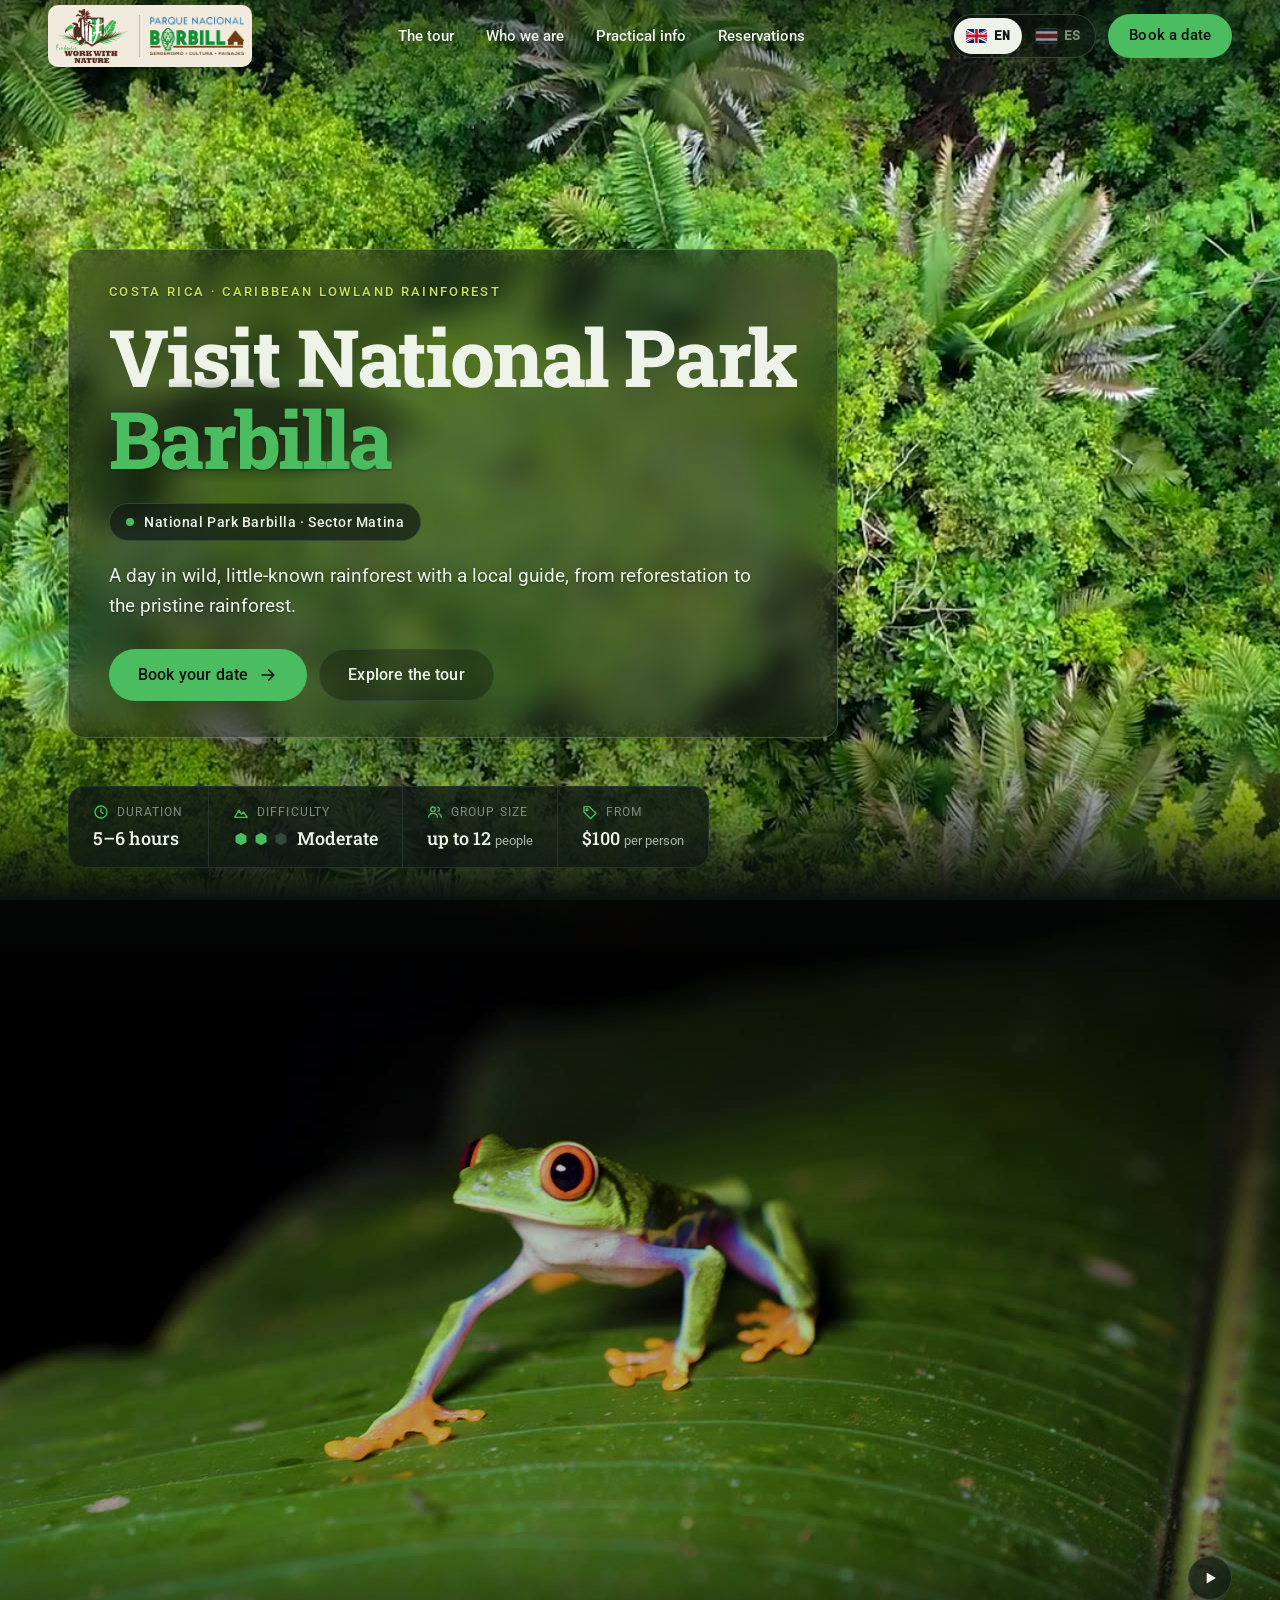
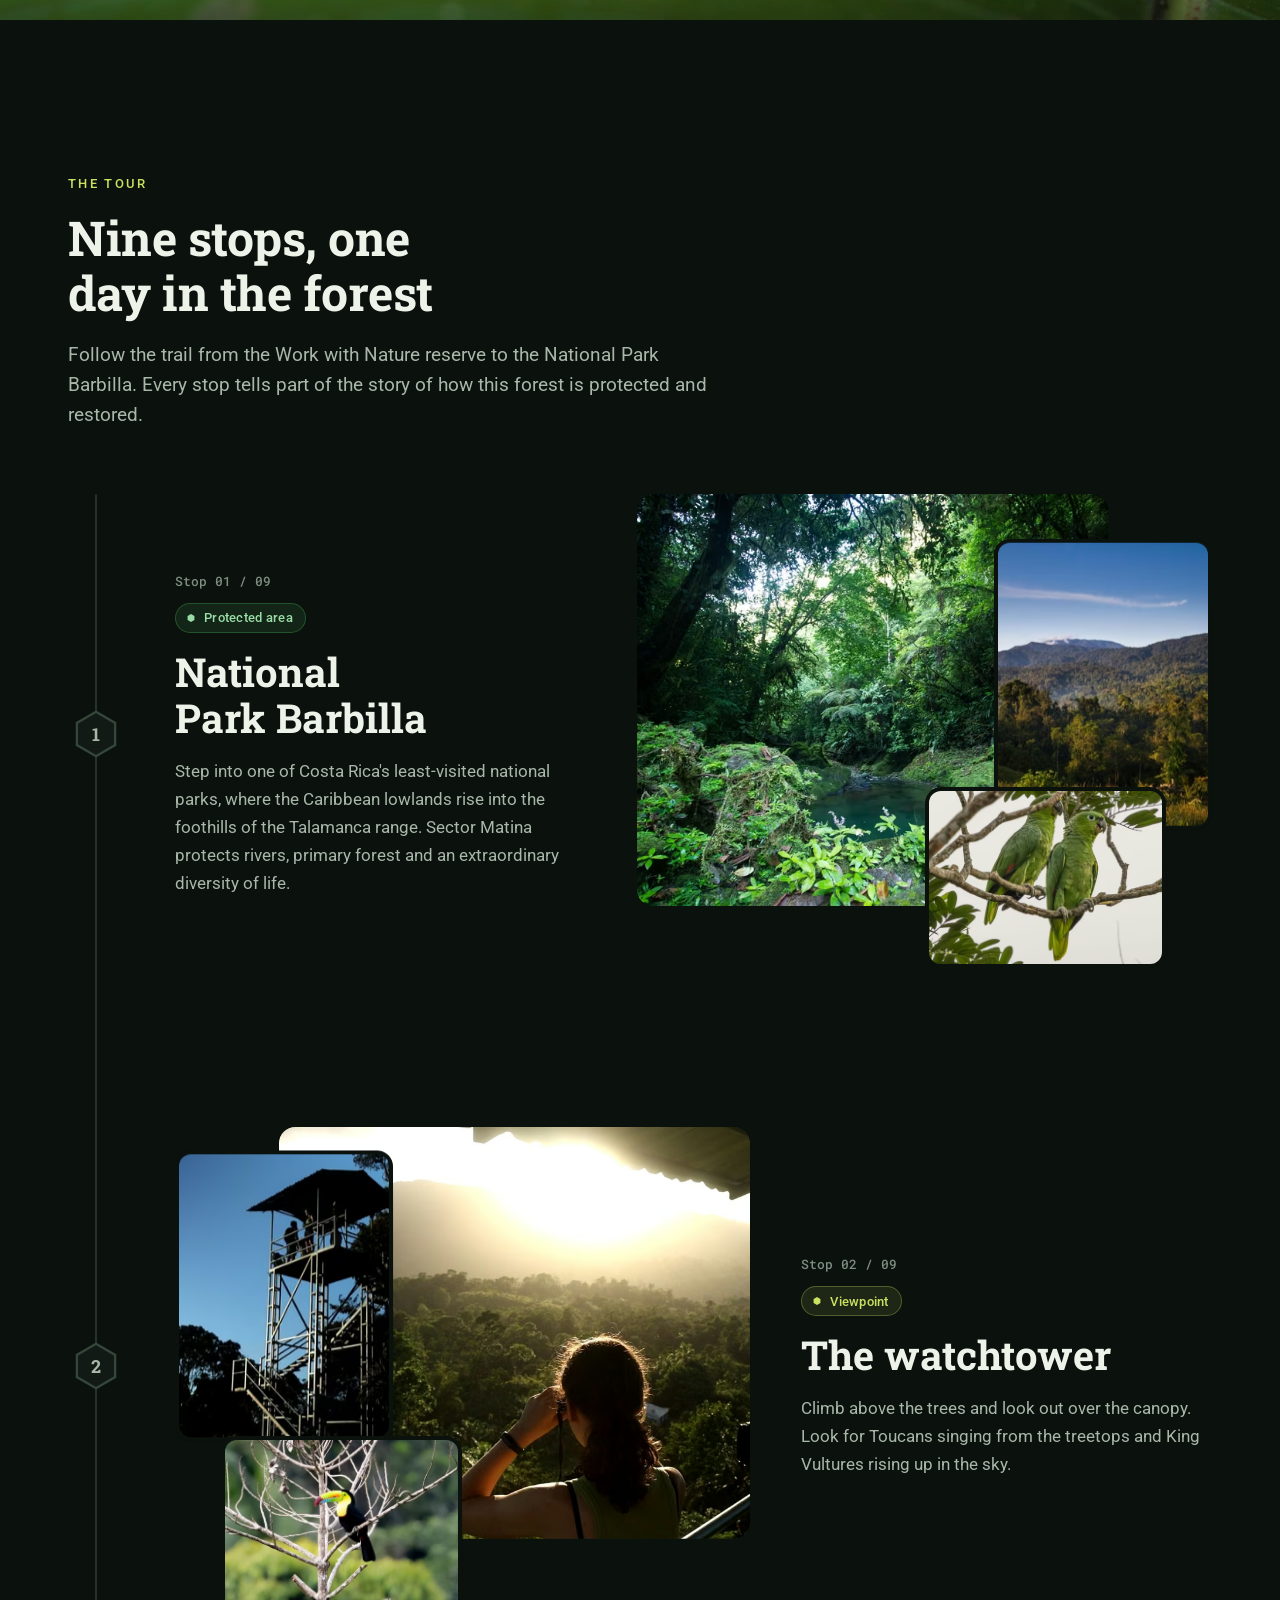
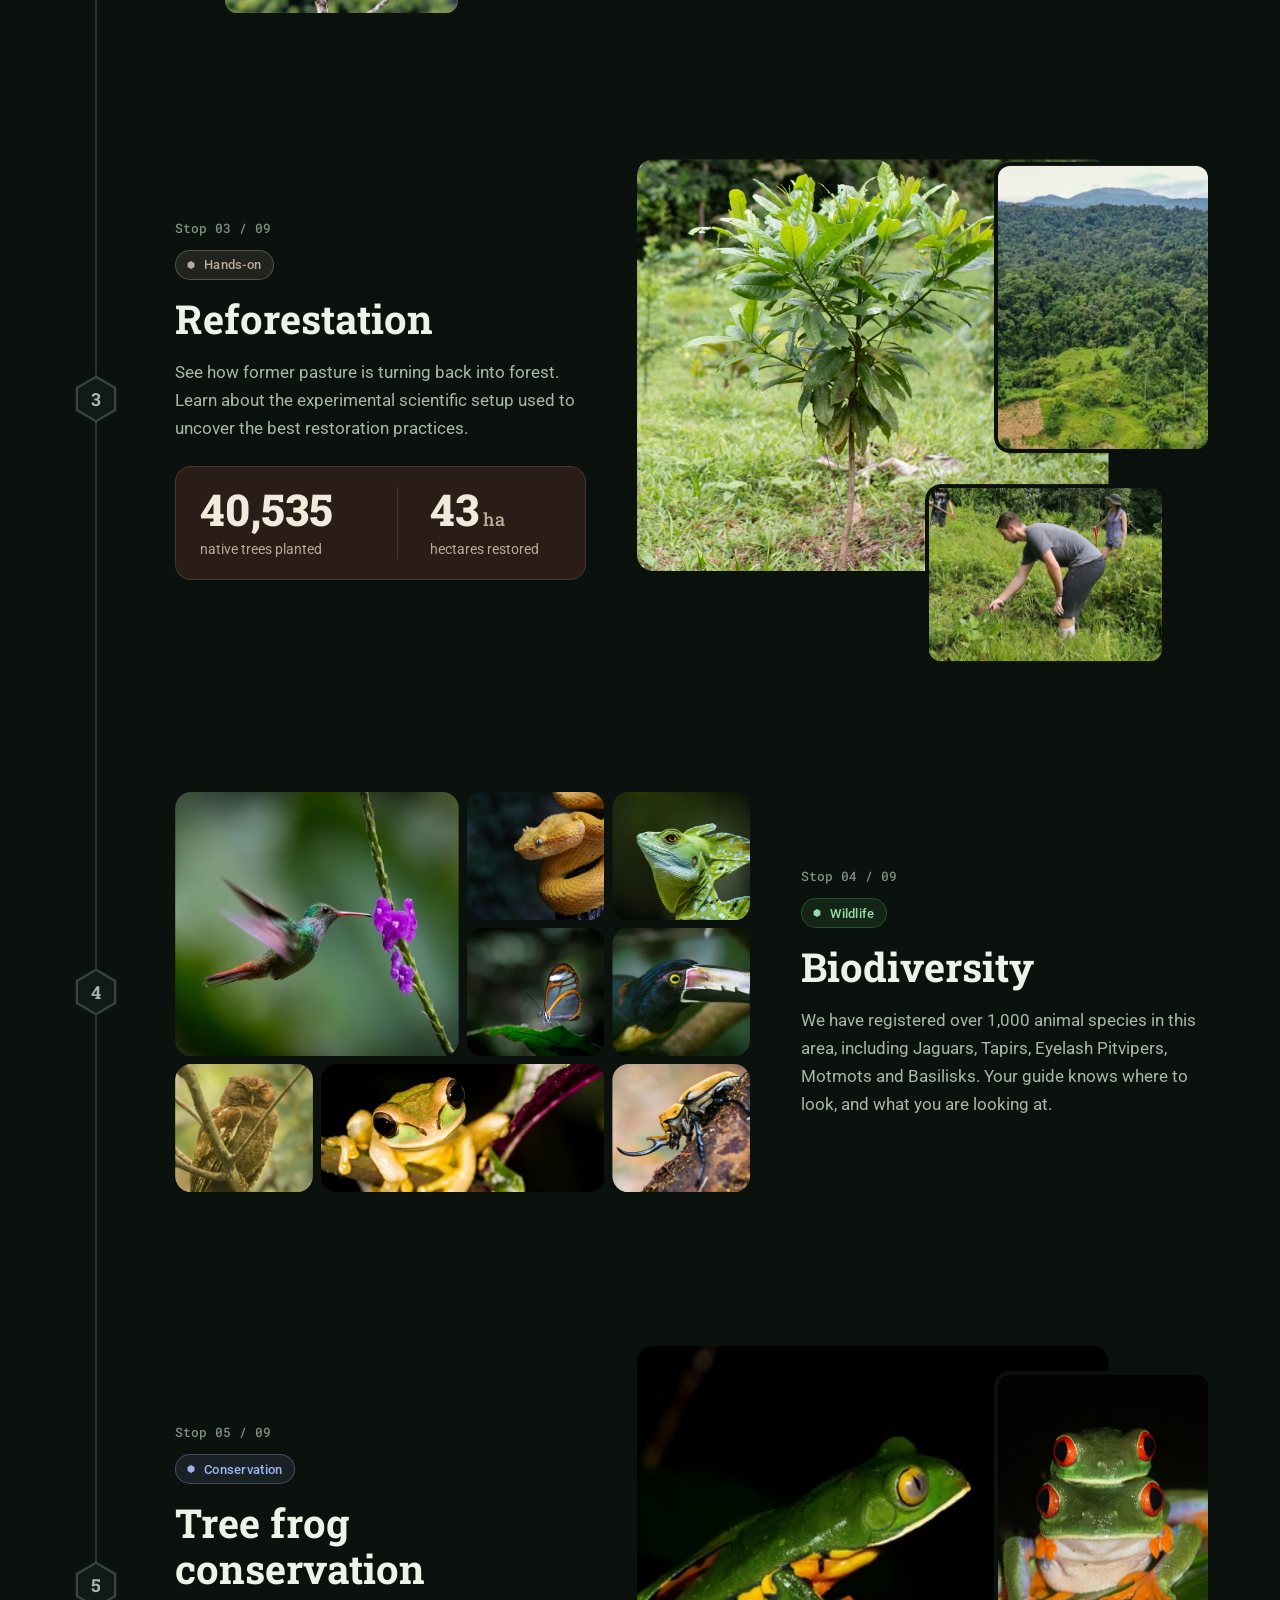
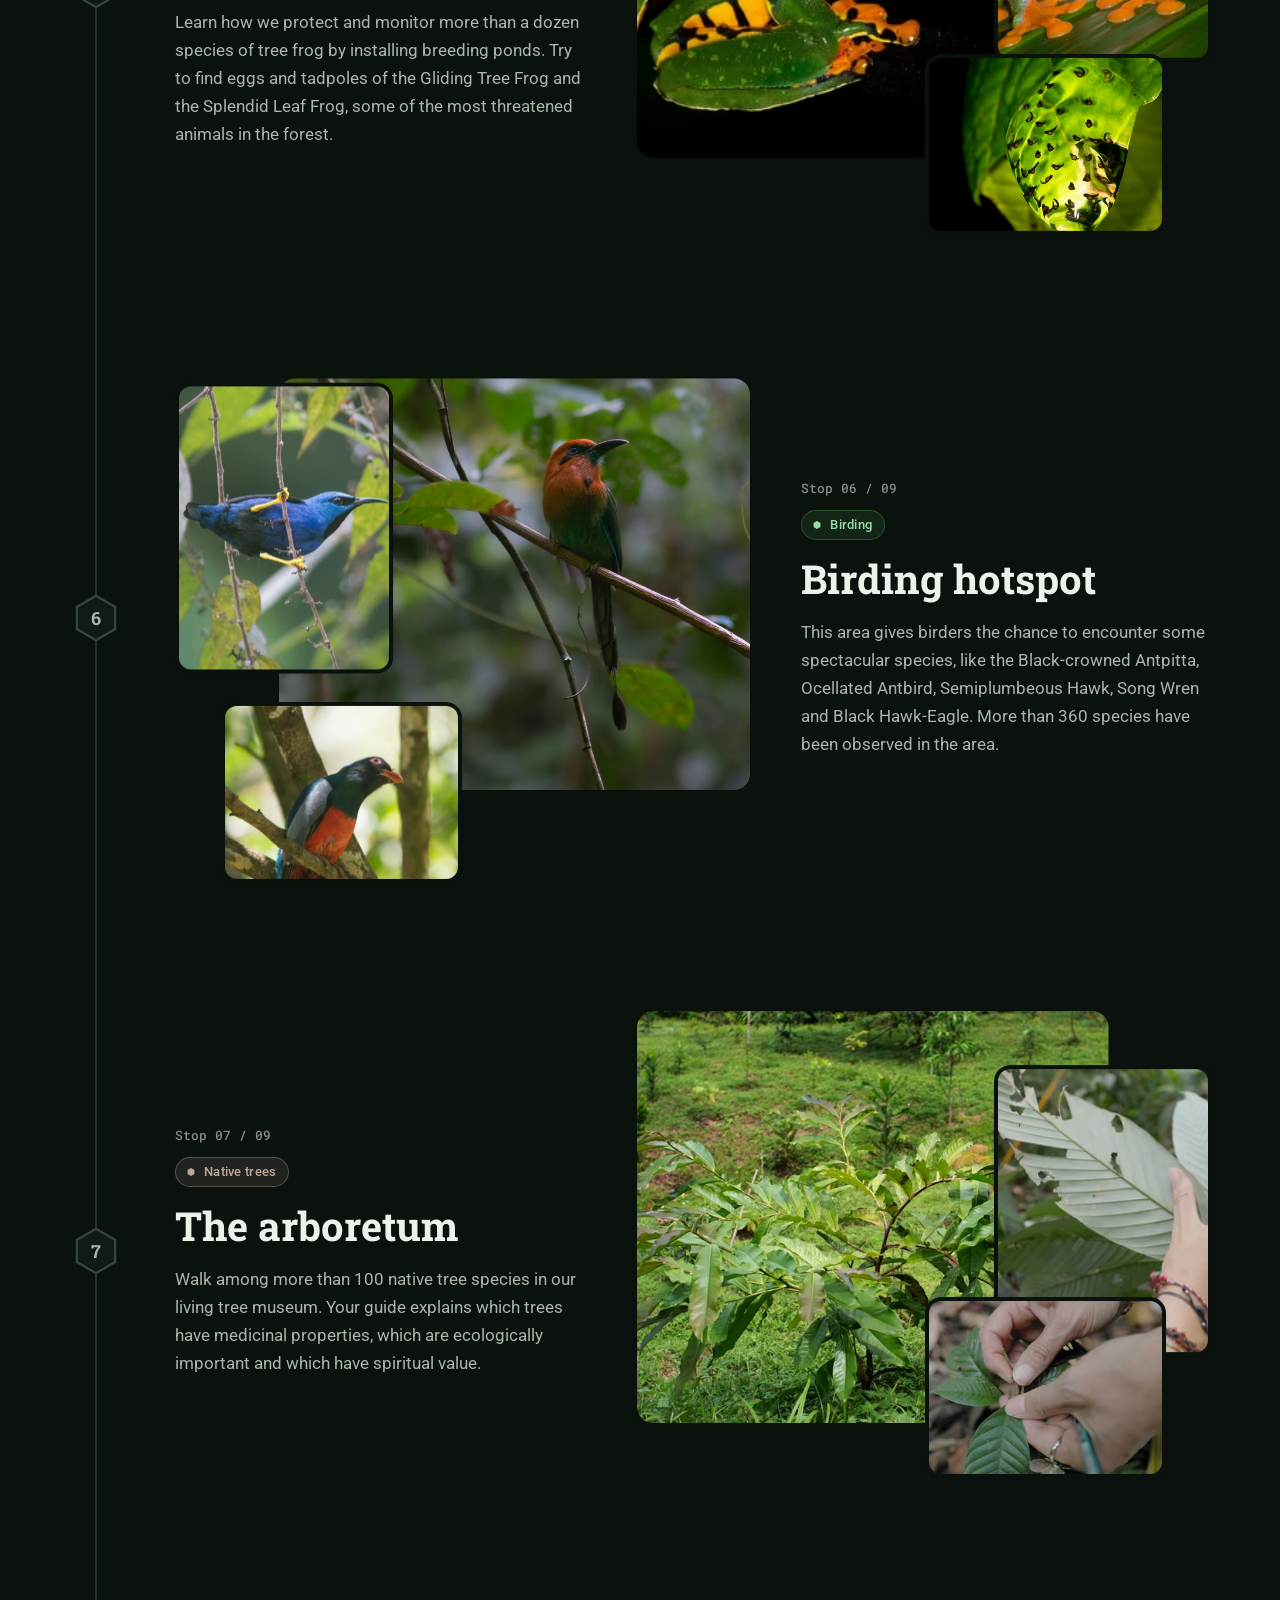
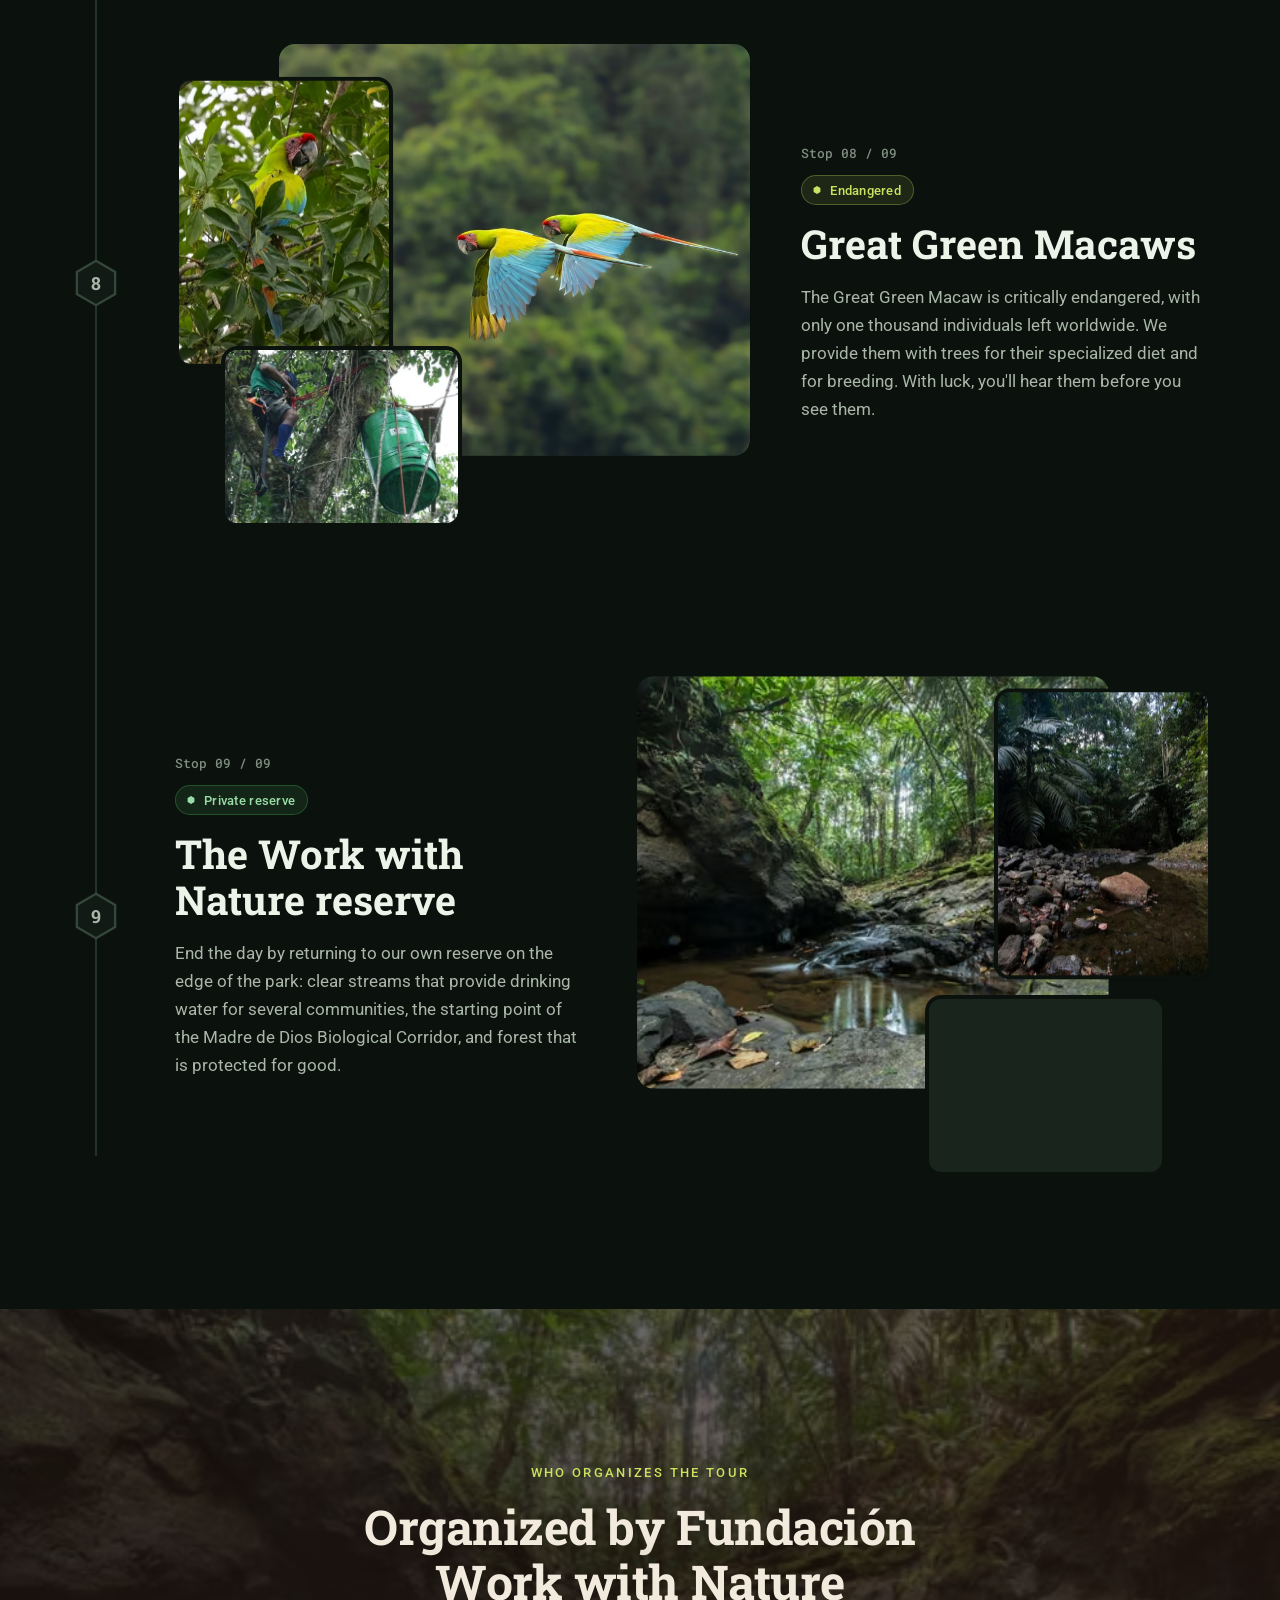
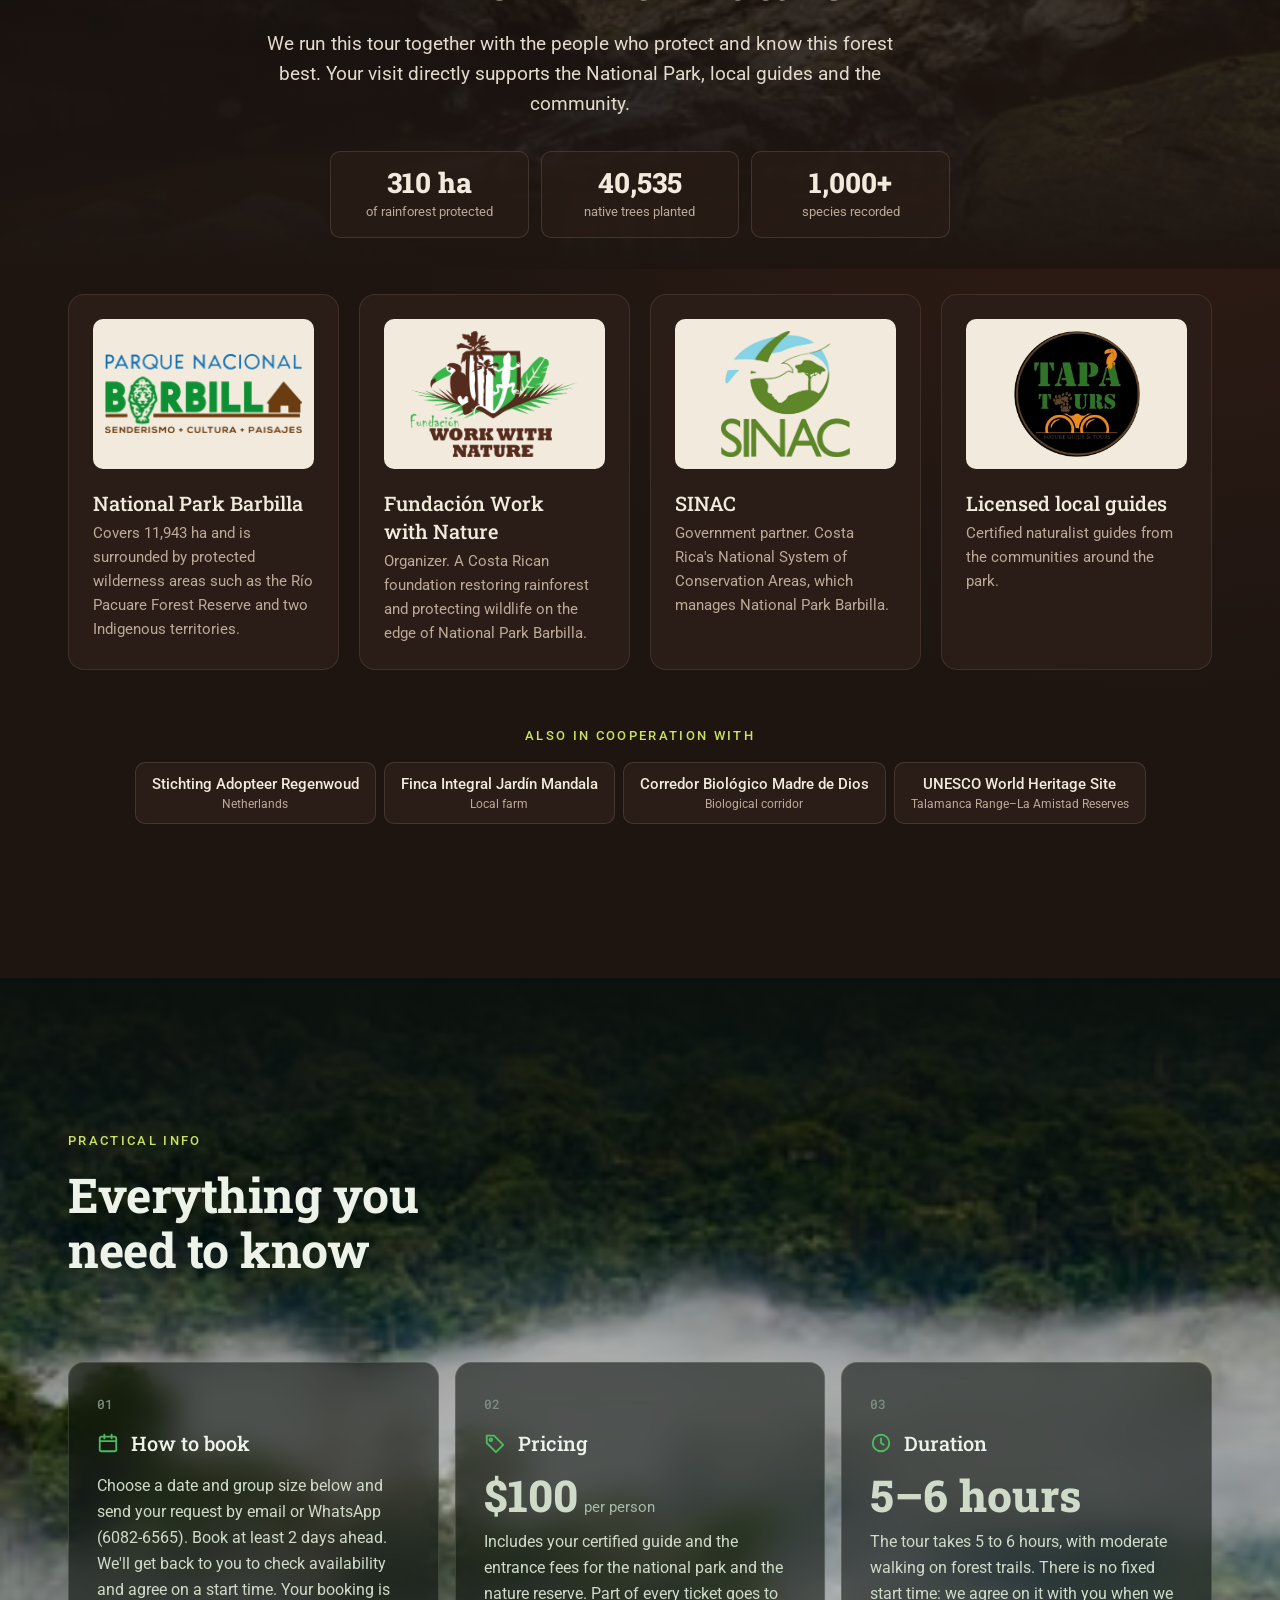
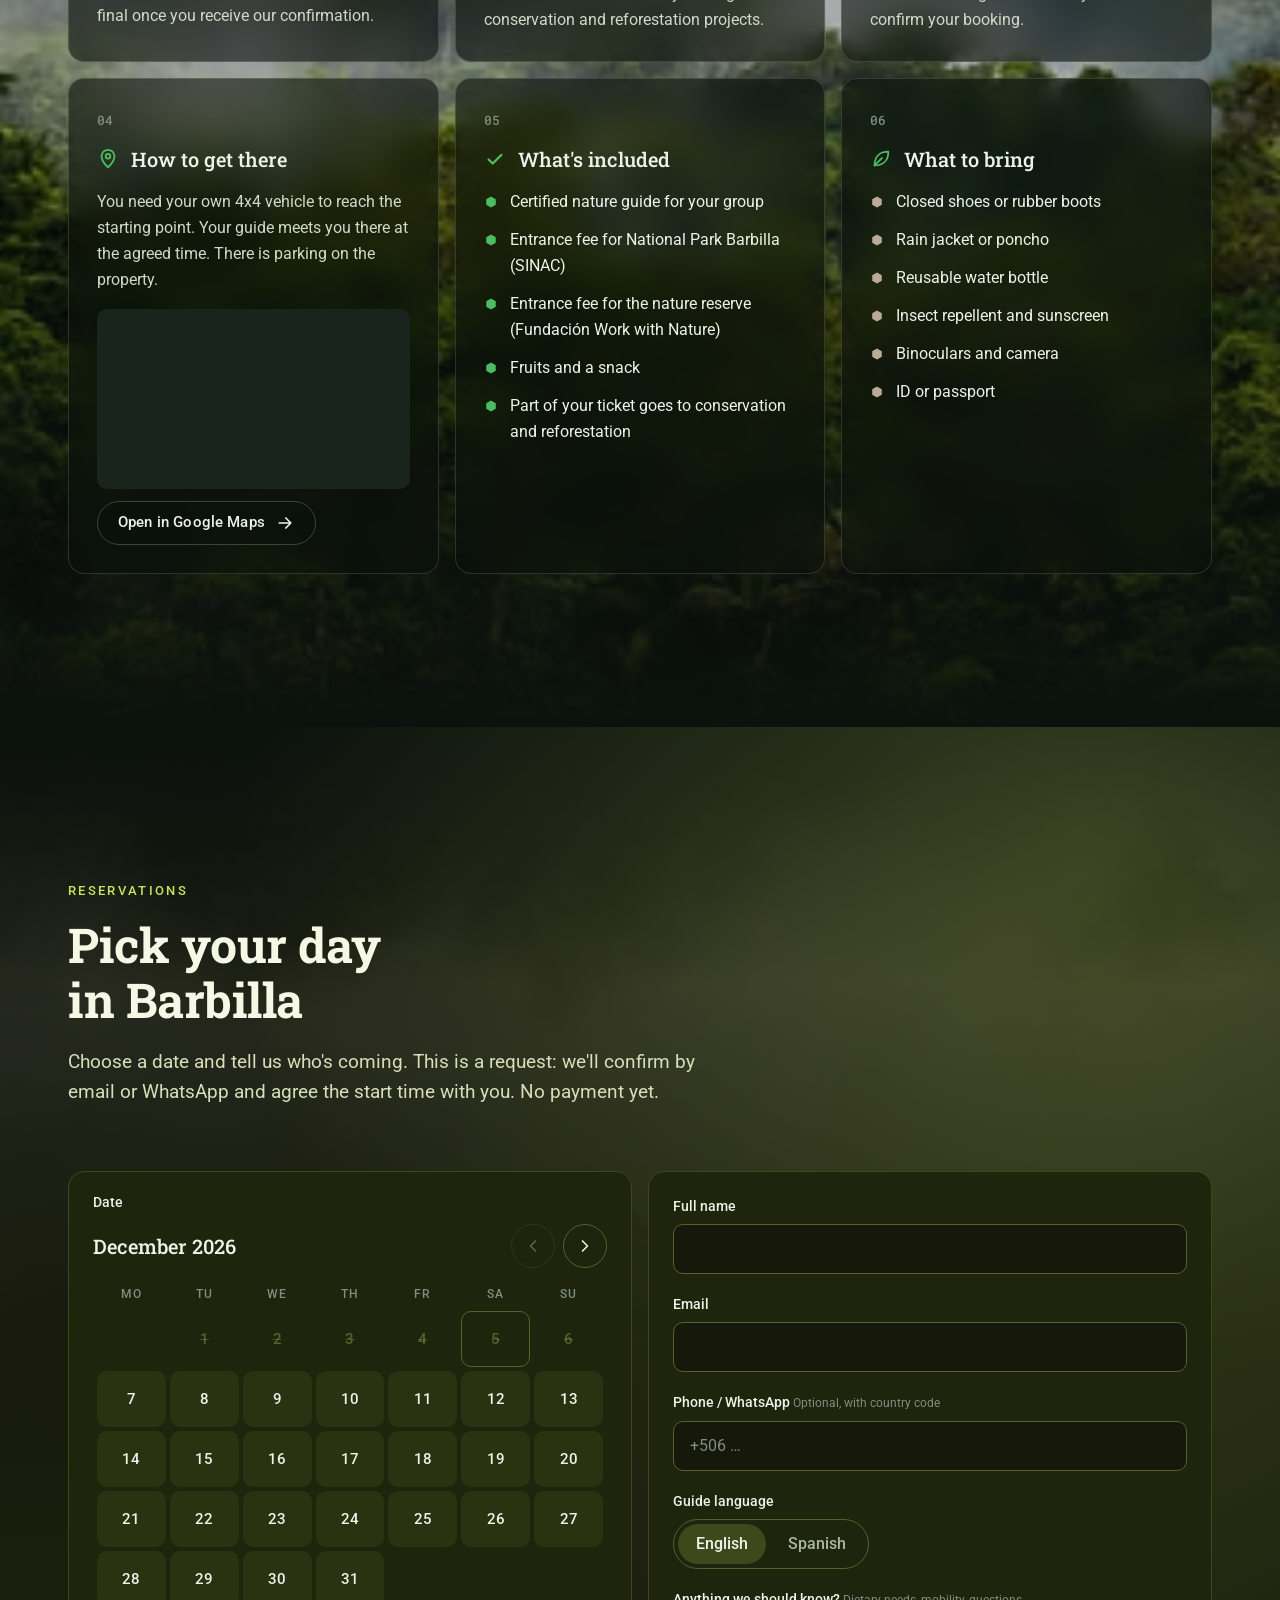
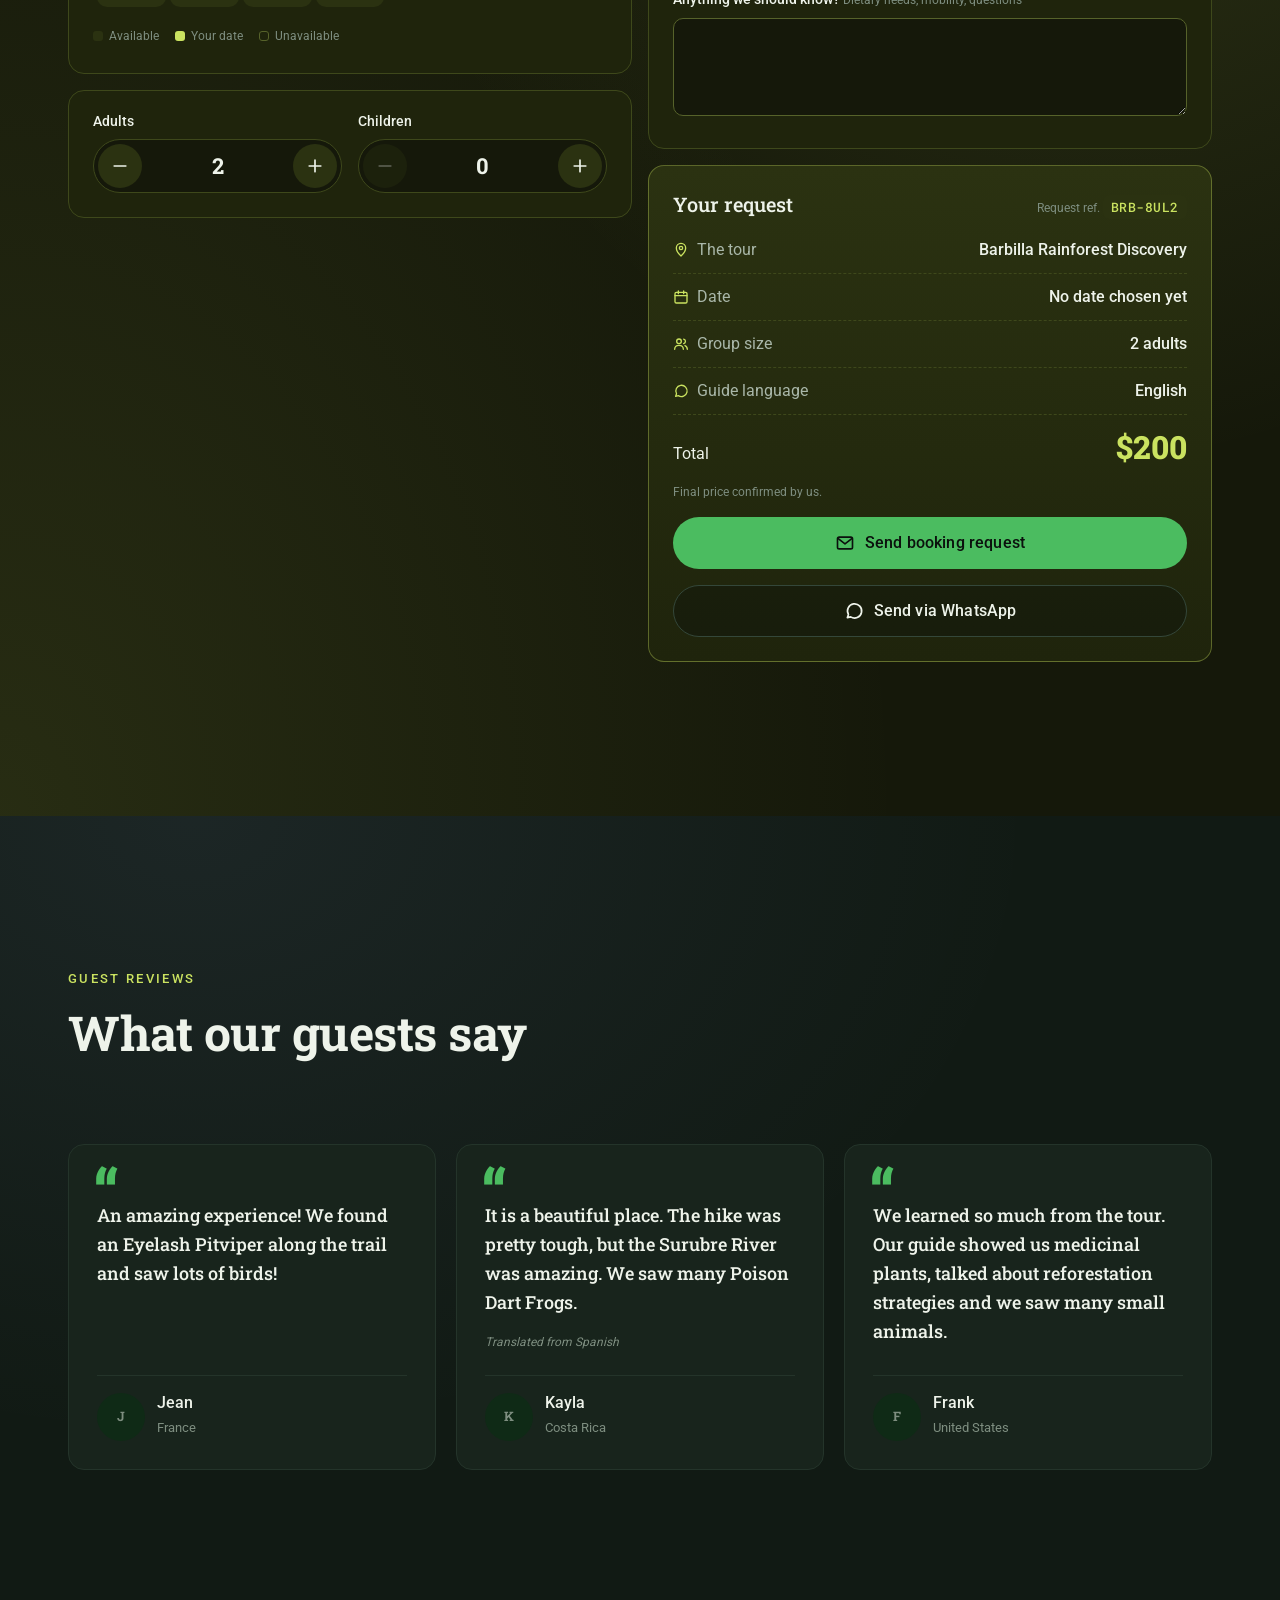
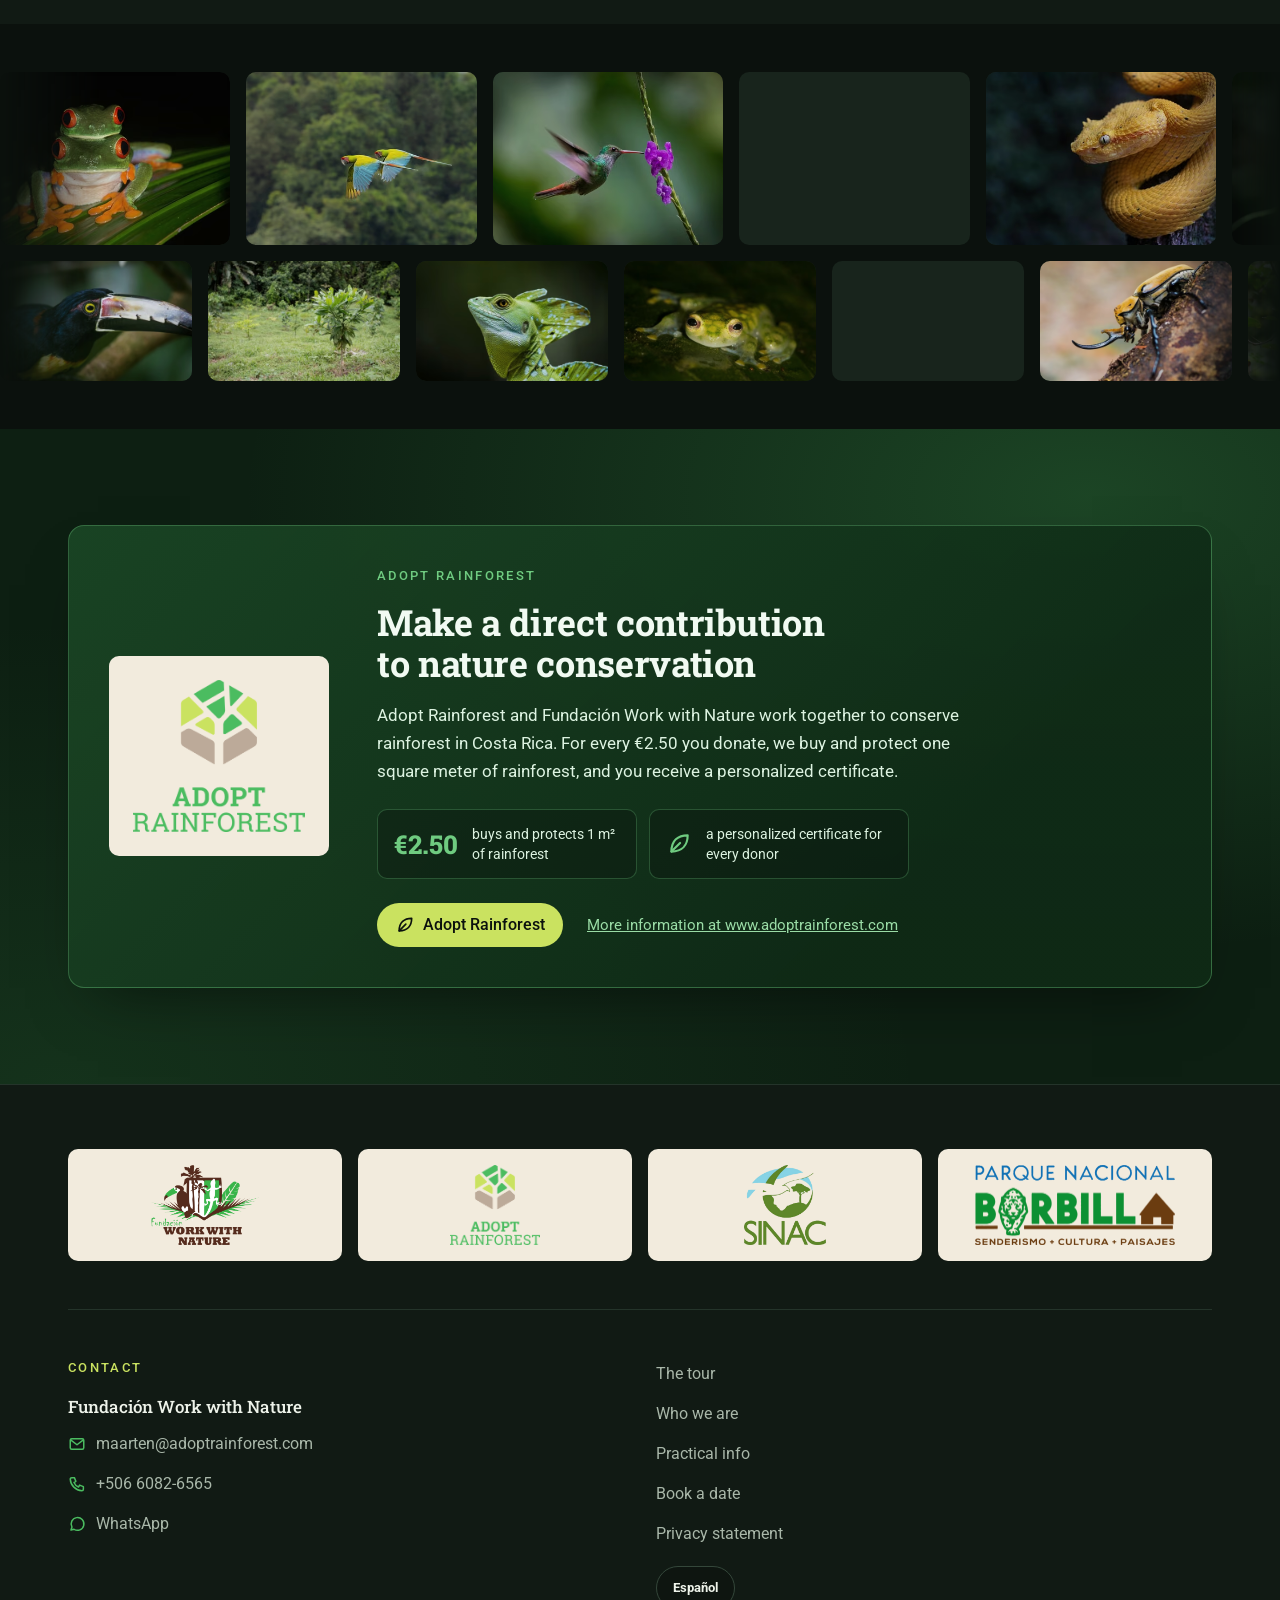
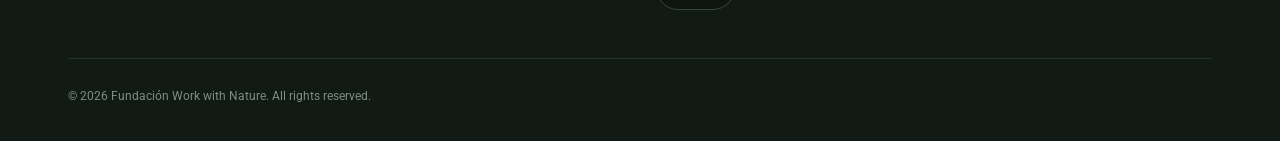
<file: index.html>
<!doctype html>
<html lang="en">
<head>
  <meta charset="utf-8">
  <meta name="viewport" content="width=device-width, initial-scale=1">
  <!-- Security: only load scripts, fonts and images from this site; the map may come from Google Maps,
       visitor statistics from GoatCounter (gc.zgo.at / goatcounter.com).
       If you add an outside service later (booking form endpoint, analytics, video host), add its address here. -->
  <meta http-equiv="Content-Security-Policy" content="default-src 'self'; script-src 'self' https://gc.zgo.at; style-src 'self' 'unsafe-inline'; img-src 'self' data: https://*.goatcounter.com; font-src 'self'; frame-src https://maps.google.com https://www.google.com; connect-src 'self' https://*.goatcounter.com; object-src 'none'; base-uri 'self'; form-action 'self'">
  <meta name="referrer" content="strict-origin-when-cross-origin">
  <title>Barbilla Rainforest Tour · Fundación Work with Nature</title>
  <meta name="description" content="Visit National Park Barbilla, sector Matina, Costa Rica. A guided day in the Caribbean lowland rainforest by Fundación Work with Nature.">
  <meta name="theme-color" content="#0B110D">

  <!-- Web address. Change https://www.visitbarbilla.com/ everywhere in this block (and in robots.txt and sitemap.xml) if the domain changes. -->
  <link rel="canonical" href="https://www.visitbarbilla.com/">
  <link rel="alternate" hreflang="en" href="https://www.visitbarbilla.com/?lang=en">
  <link rel="alternate" hreflang="es" href="https://www.visitbarbilla.com/?lang=es">
  <link rel="alternate" hreflang="x-default" href="https://www.visitbarbilla.com/">

  <!-- How the page looks when shared on WhatsApp, Facebook, LinkedIn, X, etc. -->
  <meta property="og:type" content="website">
  <meta property="og:site_name" content="Fundación Work with Nature">
  <meta property="og:title" content="Visit National Park Barbilla · Rainforest tour in Costa Rica">
  <meta property="og:description" content="A guided day in the Caribbean lowland rainforest of National Park Barbilla, sector Matina, with a local guide. From reforestation to pristine rainforest.">
  <meta property="og:url" content="https://www.visitbarbilla.com/">
  <meta property="og:image" content="https://www.visitbarbilla.com/assets/img/og-image.jpg">
  <meta property="og:image:width" content="1200">
  <meta property="og:image:height" content="630">
  <meta property="og:image:alt" content="Rainforest canopy with mist in the valleys of Barbilla">
  <meta property="og:locale" content="en_US">
  <meta property="og:locale:alternate" content="es_CR">
  <meta name="twitter:card" content="summary_large_image">

  <link rel="icon" href="assets/logos/adopt-rainforest.png">
  <link rel="apple-touch-icon" href="assets/logos/adopt-rainforest.png">
  <link rel="preload" href="assets/fonts/roboto-latin-400-normal.woff2" as="font" type="font/woff2" crossorigin>
  <link rel="preload" href="assets/fonts/roboto-latin-500-normal.woff2" as="font" type="font/woff2" crossorigin>
  <link rel="preload" href="assets/fonts/roboto-slab-latin-800-normal.woff2" as="font" type="font/woff2" crossorigin>
  <link rel="preload" href="assets/fonts/roboto-slab-latin-500-normal.woff2" as="font" type="font/woff2" crossorigin>
  <link rel="stylesheet" href="css/style.css">
  <script src="js/top.js"></script>
  <!-- Tour details for Google search results -->
  <script type="application/ld+json">
{
  "@context": "https://schema.org",
  "@type": "TouristTrip",
  "name": "Barbilla Rainforest Tour",
  "description": "A guided day (5–6 hours) in the Caribbean lowland rainforest of National Park Barbilla, sector Matina, Costa Rica, with a certified local guide.",
  "url": "https://www.visitbarbilla.com/",
  "image": "https://www.visitbarbilla.com/assets/img/og-image.jpg",
  "inLanguage": [
    "en",
    "es"
  ],
  "touristType": [
    "Nature lovers",
    "Birdwatchers",
    "Families"
  ],
  "itinerary": {
    "@type": "Place",
    "name": "National Park Barbilla, sector Matina",
    "address": {
      "@type": "PostalAddress",
      "addressRegion": "Limón",
      "addressCountry": "CR"
    }
  },
  "offers": {
    "@type": "Offer",
    "price": "100",
    "priceCurrency": "USD",
    "url": "https://www.visitbarbilla.com/#book",
    "availability": "https://schema.org/InStock"
  },
  "provider": {
    "@type": "Organization",
    "name": "Fundación Work with Nature",
    "email": "maarten@adoptrainforest.com",
    "telephone": "+506 6082 6565",
    "url": "https://www.visitbarbilla.com/"
  }
}
  </script>
</head>
<body>
  <a class="skip" href="#tour" data-t="nav.tour"></a>

  <!-- ============ HEADER ============ -->
  <header class="site-header" id="top">
    <a class="brand" href="#top" aria-label="Fundación Work with Nature · Parque Nacional Barbilla">
      <img src="assets/logos/work-with-nature.png" alt="Fundación Work with Nature" width="73" height="54">
      <span class="brand-sep" aria-hidden="true"></span>
      <img class="brand-park" src="assets/logos/barbilla.png" alt="Parque Nacional Barbilla" width="100" height="40">
    </a>
    <nav class="main-nav" id="mainNav" aria-label="Main">
      <a href="#tour" data-t="nav.tour"></a>
      <a href="#partners" data-t="nav.partners"></a>
      <a href="#logistics" data-t="nav.logistics"></a>
      <a href="#book" data-t="nav.reservations"></a>
    </nav>
    <div class="header-actions">
      <button class="lang-toggle" type="button" id="langToggle">
        <span class="lang-seg" data-seg="en" aria-hidden="true"><svg class="flag" viewBox="0 0 60 30" preserveAspectRatio="xMidYMid slice"><clipPath id="ukClip"><path d="M30,15h30v15zv15h-30zh-30v-15zv-15h30z"/></clipPath><path d="M0,0v30h60v-30z" fill="#012169"/><path d="M0,0L60,30M60,0L0,30" stroke="#fff" stroke-width="6"/><path d="M0,0L60,30M60,0L0,30" clip-path="url(#ukClip)" stroke="#C8102E" stroke-width="4"/><path d="M30,0v30M0,15h60" stroke="#fff" stroke-width="10"/><path d="M30,0v30M0,15h60" stroke="#C8102E" stroke-width="6"/></svg>EN</span>
        <span class="lang-seg" data-seg="es" aria-hidden="true"><svg class="flag" viewBox="0 0 30 18" preserveAspectRatio="none"><path fill="#002B7F" d="M0 0h30v18H0z"/><path fill="#fff" d="M0 3h30v12H0z"/><path fill="#CE1126" d="M0 6h30v6H0z"/></svg>ES</span>
      </button>
      <a class="btn btn-primary btn-sm header-cta" href="#book" data-t="nav.book"></a>
      <button class="menu-btn" type="button" id="menuBtn" aria-expanded="false" aria-controls="mainNav"><span class="sr" data-t="nav.menu"></span><i></i><i></i></button>
    </div>
  </header>

  <main>
    <!-- ============ HERO ============ -->
    <section class="hero" id="hero" aria-labelledby="heroTitle">
      <div class="hero-media">
        <div class="scene-wrap">
          <div class="scene" id="scene" role="img">
            <div class="layer layer-photo" data-depth="1">
              <picture><source type="image/avif" srcset="assets/img/avif/hero-canopy-800.avif 800w, assets/img/avif/hero-canopy-1200.avif 1200w, assets/img/avif/hero-canopy-1800.avif 1800w, assets/img/avif/hero-canopy-2400.avif 1920w" sizes="120vw"><img id="heroImg" src="assets/img/hero-canopy-s.jpg" srcset="assets/img/hero-canopy-s.jpg 1200w, assets/img/hero-canopy-l.jpg 1920w" sizes="120vw" alt="" fetchpriority="high" width="1920" height="900"></picture>
            </div>
          </div>
        </div>
        <canvas class="fireflies" id="fireflies" aria-hidden="true"></canvas>
        <div class="hero-shade"></div>
      </div>
      <div class="hero-content wrap">
       <div class="hero-panel">
        <p class="eyebrow" data-t="hero.eyebrow"></p>
        <h1 id="heroTitle" class="display">
          <span class="line"><span data-t="hero.titleLine1"></span></span>
          <span class="line accent"><span data-t="hero.titleLine2"></span></span>
        </h1>
        <p class="hero-place" data-tour="place"></p>
        <p class="hero-sub lead" data-t="hero.subtitle"></p>
        <div class="hero-ctas">
          <a class="btn btn-primary" href="#book"><span data-t="hero.cta"></span><svg class="ic" aria-hidden="true"><use href="#i-arrow"/></svg></a>
          <a class="btn btn-ghost" href="#tour" data-t="hero.secondary"></a>
        </div>
       </div>
      </div>
      <div class="hero-bottom wrap">
        <dl class="facts" id="heroFacts"></dl>
        <button class="video-toggle" type="button" id="motionToggle" hidden>
          <svg class="ic" aria-hidden="true"><use href="#i-pause"/></svg><span class="sr"></span>
        </button>
      </div>
    </section>

    <!-- ============ HIGHLIGHT FILM ============ -->
    <section class="film" id="film">
      <video id="filmVideo" muted loop playsinline preload="none" poster="assets/video/barbilla-highlights-poster.jpg" width="1280" height="720">
        <source src="assets/video/barbilla-highlights-540.mp4" type="video/mp4" media="(max-width: 700px)">   <!-- lighter copy for phones (4 MB instead of 9 MB) -->
        <source src="assets/video/barbilla-highlights.mp4" type="video/mp4">
      </video>
      <button class="video-toggle film-toggle" type="button" id="filmToggle">
        <svg class="ic" aria-hidden="true"><use href="#i-play"/></svg><span class="sr"></span>
      </button>
    </section>

    <!-- ============ 1. THE TOUR ============ -->
    <section class="tour" id="tour" aria-labelledby="tourTitle">
      <div class="wrap section-head">
        <p class="eyebrow" data-t="tour.eyebrow"></p>
        <h2 id="tourTitle" data-t="tour.title"></h2>
        <p class="lead" data-t="tour.intro"></p>
      </div>
      <div class="wrap trail">
        <div class="trail-line" aria-hidden="true"><div class="trail-fill" id="trailFill"></div></div>
        <ol class="stops" id="stops"></ol>
      </div>
    </section>

    <!-- ============ 2. PARTNERS ============ -->
    <section class="partners" id="partners" aria-labelledby="partnersTitle">
      <div class="org-hero" aria-hidden="true"><img id="partnersBg" alt="" loading="lazy"></div>
      <div class="wrap partners-grid">
        <div class="partners-head">
          <p class="eyebrow" data-t="partners.eyebrow"></p>
          <h2 id="partnersTitle" data-t="partners.title"></h2>
          <p class="lead" data-t="partners.intro"></p>
          <ul class="org-stats" id="orgStats"></ul>
        </div>
        <ul class="partner-list" id="partnerList"></ul>
      </div>
      <div class="wrap org-band" id="partnerOthers"></div>
    </section>

    <!-- ============ 3. LOGISTICS ============ -->
    <section class="logistics" id="logistics" aria-labelledby="logTitle">
      <div class="log-bg" aria-hidden="true"><img id="logisticsBg" alt="" loading="lazy"></div>
      <div class="wrap section-head">
        <p class="eyebrow" data-t="logistics.eyebrow"></p>
        <h2 id="logTitle" data-t="logistics.title"></h2>
      </div>
      <div class="wrap log-grid" id="logGrid"></div>
    </section>

    <!-- ============ 4. BOOKING ============ -->
    <section class="booking" id="book" aria-labelledby="bookTitle">
      <div class="booking-bg" aria-hidden="true"><img id="bookingBg" alt="" loading="lazy"></div>
      <div class="wrap section-head">
        <p class="eyebrow" data-t="booking.eyebrow"></p>
        <h2 id="bookTitle" data-t="booking.title"></h2>
        <p class="lead" data-t="booking.intro"></p>
      </div>
      <form class="wrap book-form" id="bookForm" novalidate>
        <div class="book-col">
          <fieldset class="panel cal-panel">
            <legend class="label"><span data-t="booking.date"></span></legend>
            <div class="cal" id="calendar"></div>
            <p class="field-error" id="err-date" role="alert"></p>
          </fieldset>
          <fieldset class="panel">
            <legend class="label sr" data-t="facts.group"></legend>
            <div class="stepper-row">
              <div class="stepper" data-field="adults">
                <span class="stepper-label" id="lbl-adults" data-t="booking.adults"></span>
                <div class="stepper-ctl">
                  <button type="button" class="step-btn" data-step="-1"><svg class="ic" aria-hidden="true"><use href="#i-minus"/></svg><span class="sr" data-t="booking.decrease"></span></button>
                  <output aria-labelledby="lbl-adults" aria-live="polite">2</output>
                  <button type="button" class="step-btn" data-step="1"><svg class="ic" aria-hidden="true"><use href="#i-plus"/></svg><span class="sr" data-t="booking.increase"></span></button>
                </div>
              </div>
              <div class="stepper" data-field="children">
                <span class="stepper-label" id="lbl-children" data-t="booking.children"></span>
                <div class="stepper-ctl">
                  <button type="button" class="step-btn" data-step="-1"><svg class="ic" aria-hidden="true"><use href="#i-minus"/></svg><span class="sr" data-t="booking.decrease"></span></button>
                  <output aria-labelledby="lbl-children" aria-live="polite">0</output>
                  <button type="button" class="step-btn" data-step="1"><svg class="ic" aria-hidden="true"><use href="#i-plus"/></svg><span class="sr" data-t="booking.increase"></span></button>
                </div>
              </div>
            </div>
            <p class="field-error" id="err-group" role="alert"></p>
          </fieldset>
        </div>

        <div class="book-col">
          <div class="panel fields">
            <div class="field">
              <label for="f-name" data-t="booking.name"></label>
              <input id="f-name" name="name" type="text" autocomplete="name" required>
              <p class="field-error" id="err-name" role="alert"></p>
            </div>
            <div class="field">
              <label for="f-email" data-t="booking.email"></label>
              <input id="f-email" name="email" type="email" autocomplete="email" inputmode="email" required>
              <p class="field-error" id="err-email" role="alert"></p>
            </div>
            <div class="field">
              <label for="f-phone"><span data-t="booking.phone"></span> <small data-t="booking.phoneHint"></small></label>
              <input id="f-phone" name="phone" type="tel" autocomplete="tel" inputmode="tel" placeholder="+506 …">
            </div>
            <div class="field">
              <span class="label-like" id="lbl-lang" data-t="booking.language"></span>
              <div class="seg" role="radiogroup" aria-labelledby="lbl-lang" id="guideLang"></div>
            </div>
            <div class="field">
              <label for="f-notes"><span data-t="booking.notes"></span> <small data-t="booking.notesHint"></small></label>
              <textarea id="f-notes" name="notes" rows="3"></textarea>
            </div>
          </div>

          <aside class="panel summary" aria-live="polite">
            <div class="summary-head">
              <h3 class="h4" data-t="booking.summary"></h3>
              <span class="ref"><span data-t="booking.reference"></span> <code id="bookRef">—</code></span>
            </div>
            <dl class="summary-list" id="summaryList"></dl>
            <div class="summary-total">
              <span data-t="booking.total"></span>
              <strong id="summaryTotal">—</strong>
            </div>
            <p class="caption" data-t="booking.priceNote"></p>
            <button class="btn btn-primary btn-block" type="submit"><svg class="ic" aria-hidden="true"><use href="#i-mail"/></svg><span data-t="booking.submit"></span></button>
            <button class="btn btn-ghost btn-block" type="button" id="waBtn"><svg class="ic" aria-hidden="true"><use href="#i-chat"/></svg><span data-t="booking.whatsapp"></span></button>
            <div class="sent-note" id="sentNote" hidden>
              <strong data-t="booking.sentTitle"></strong>
              <p><span data-t="booking.sentText"></span> <a data-contact="email"></a>.</p>
            </div>
          </aside>
        </div>
      </form>
    </section>

    <!-- ============ GUEST REVIEWS (hidden until content.js has reviews) ============ -->
    <section class="reviews" id="reviews" aria-labelledby="reviewsTitle" hidden>
      <div class="wrap section-head">
        <p class="eyebrow" data-t="reviews.eyebrow"></p>
        <h2 id="reviewsTitle" data-t="reviews.title"></h2>
      </div>
      <div class="wrap review-grid" id="reviewGrid"></div>
    </section>

    <!-- ============ MOVING PHOTO RIBBON ============ -->
    <section class="ribbon" aria-hidden="true">
      <div class="ribbon-track" id="ribbonA"></div>
      <div class="ribbon-track reverse" id="ribbonB"></div>
    </section>

    <!-- ============ ADOPT RAINFOREST (donation) ============ -->
    <section class="adopt" id="adopt" aria-labelledby="adoptTitle">
      <div class="wrap">
        <div class="adopt-card">
          <div class="adopt-logo plate"><img src="assets/logos/adopt-rainforest.png" alt="Adopt Rainforest" width="160" height="141" loading="lazy"></div>
          <div class="adopt-body">
            <p class="eyebrow" data-t="adopt.eyebrow"></p>
            <h2 id="adoptTitle" data-t="adopt.title"></h2>
            <p class="adopt-text" data-t="adopt.text"></p>
            <div class="adopt-facts">
              <div><b data-t="adopt.price"></b><span data-t="adopt.priceLabel"></span></div>
              <div><b><svg class="ic" aria-hidden="true"><use href="#i-leaf"/></svg></b><span data-t="adopt.certificate"></span></div>
            </div>
            <div class="adopt-actions">
              <a class="adopt-link" data-contact="adopt" target="_blank" rel="noopener"><svg class="ic" aria-hidden="true"><use href="#i-leaf"/></svg><span data-t="adopt.button"></span></a>
              <a class="adopt-more" data-contact="website" target="_blank" rel="noopener"><span data-t="adopt.more"></span> www.adoptrainforest.com</a>
            </div>
          </div>
        </div>
      </div>
    </section>
  </main>

  <!-- ============ FOOTER ============ -->
  <footer class="site-footer">
    <div class="wrap">
      <div class="footer-logos" id="footerLogos"></div>
      <div class="footer-grid">
        <address class="footer-contact">
          <h2 class="eyebrow" data-t="footer.contact"></h2>
          <p class="org" data-contact="organization"></p>
          <a data-contact="email"><svg class="ic" aria-hidden="true"><use href="#i-mail"/></svg><span></span></a>
          <a data-contact="emailAlt"><svg class="ic" aria-hidden="true"><use href="#i-mail"/></svg><span></span></a>
          <a data-contact="phone"><svg class="ic" aria-hidden="true"><use href="#i-phone"/></svg><span></span></a>
          <a data-contact="whatsapp" target="_blank" rel="noopener"><svg class="ic" aria-hidden="true"><use href="#i-chat"/></svg><span>WhatsApp</span></a>
        </address>
        <div class="footer-nav">
          <a href="#tour" data-t="nav.tour"></a>
          <a href="#partners" data-t="nav.partners"></a>
          <a href="#logistics" data-t="nav.logistics"></a>
          <a href="#book" data-t="nav.book"></a>
          <a href="privacy.html" id="privacyLink" data-t="footer.privacy"></a>
          <button class="lang-toggle lang-toggle-text" type="button" data-lang-toggle data-t="langToggle"></button>
        </div>
      </div>
      <p class="copyright">© <span id="year"></span> <span data-contact="organization"></span>. <span data-t="footer.rights"></span></p>
    </div>
  </footer>

  <!-- ============ ICONS ============ -->
  <svg class="icon-sprite" width="0" height="0" aria-hidden="true">
    <defs>
      <symbol id="i-arrow" viewBox="0 0 24 24"><path d="M5 12h14M13 6l6 6-6 6" fill="none" stroke="currentColor" stroke-width="2" stroke-linecap="round" stroke-linejoin="round"/></symbol>
      <symbol id="i-left" viewBox="0 0 24 24"><path d="M15 6l-6 6 6 6" fill="none" stroke="currentColor" stroke-width="2" stroke-linecap="round" stroke-linejoin="round"/></symbol>
      <symbol id="i-right" viewBox="0 0 24 24"><path d="M9 6l6 6-6 6" fill="none" stroke="currentColor" stroke-width="2" stroke-linecap="round" stroke-linejoin="round"/></symbol>
      <symbol id="i-plus" viewBox="0 0 24 24"><path d="M12 5v14M5 12h14" fill="none" stroke="currentColor" stroke-width="2" stroke-linecap="round"/></symbol>
      <symbol id="i-minus" viewBox="0 0 24 24"><path d="M5 12h14" fill="none" stroke="currentColor" stroke-width="2" stroke-linecap="round"/></symbol>
      <symbol id="i-pause" viewBox="0 0 24 24"><path d="M9 6v12M15 6v12" fill="none" stroke="currentColor" stroke-width="2.4" stroke-linecap="round"/></symbol>
      <symbol id="i-play" viewBox="0 0 24 24"><path d="M8 5.5v13l11-6.5z" fill="currentColor"/></symbol>
      <symbol id="i-clock" viewBox="0 0 24 24"><g fill="none" stroke="currentColor" stroke-width="2" stroke-linecap="round"><circle cx="12" cy="12" r="9"/><path d="M12 7v5l3 2"/></g></symbol>
      <symbol id="i-users" viewBox="0 0 24 24"><g fill="none" stroke="currentColor" stroke-width="2" stroke-linecap="round" stroke-linejoin="round"><circle cx="9" cy="8" r="3.5"/><path d="M2.5 20c0-3.6 2.9-6 6.5-6s6.5 2.4 6.5 6"/><path d="M16 4.6a3.5 3.5 0 0 1 0 6.8M18 14.3c2 .8 3.5 2.8 3.5 5.7"/></g></symbol>
      <symbol id="i-tag" viewBox="0 0 24 24"><g fill="none" stroke="currentColor" stroke-width="2" stroke-linejoin="round"><path d="M3 12V4h8l10 10-8 8z"/><circle cx="7.5" cy="8.5" r="1.5"/></g></symbol>
      <symbol id="i-calendar" viewBox="0 0 24 24"><g fill="none" stroke="currentColor" stroke-width="2" stroke-linecap="round"><rect x="3" y="5" width="18" height="16" rx="2"/><path d="M3 10h18M8 3v4M16 3v4"/></g></symbol>
      <symbol id="i-check" viewBox="0 0 24 24"><path d="M5 12.5l4.5 4.5L19 7.5" fill="none" stroke="currentColor" stroke-width="2.4" stroke-linecap="round" stroke-linejoin="round"/></symbol>
      <symbol id="i-mail" viewBox="0 0 24 24"><g fill="none" stroke="currentColor" stroke-width="2" stroke-linejoin="round"><rect x="3" y="5" width="18" height="14" rx="2"/><path d="M3.5 6.5l8.5 6.5 8.5-6.5"/></g></symbol>
      <symbol id="i-phone" viewBox="0 0 24 24"><path d="M5 3.5h3.5l2 5-2.5 1.5a11 11 0 0 0 6 6l1.5-2.5 5 2V19a2 2 0 0 1-2 2A16.5 16.5 0 0 1 3 5.5a2 2 0 0 1 2-2z" fill="none" stroke="currentColor" stroke-width="2" stroke-linejoin="round"/></symbol>
      <symbol id="i-chat" viewBox="0 0 24 24"><path d="M4 20l1.3-3.9A8.5 8.5 0 1 1 8 19z" fill="none" stroke="currentColor" stroke-width="2" stroke-linejoin="round"/></symbol>
      <symbol id="i-leaf" viewBox="0 0 24 24"><g fill="none" stroke="currentColor" stroke-width="2" stroke-linecap="round" stroke-linejoin="round"><path d="M5 19C5 9 11 4 20 4c0 9-5 15-15 15z"/><path d="M5 19l8-8"/></g></symbol>
      <symbol id="i-guide" viewBox="0 0 24 24"><g fill="none" stroke="currentColor" stroke-width="2" stroke-linecap="round" stroke-linejoin="round"><circle cx="12" cy="6" r="3"/><path d="M7 21l2-8h6l2 8M9 13l-3-2M15 13l3-3"/><path d="M4 9h5"/></g></symbol>
      <symbol id="i-town" viewBox="0 0 24 24"><g fill="none" stroke="currentColor" stroke-width="2" stroke-linejoin="round"><path d="M3 21h18M5 21V10l7-5 7 5v11"/><path d="M10 21v-5h4v5M9 11h6"/></g></symbol>
      <symbol id="i-pin" viewBox="0 0 24 24"><g fill="none" stroke="currentColor" stroke-width="2" stroke-linejoin="round"><path d="M12 21s7-6.2 7-12a7 7 0 0 0-14 0c0 5.8 7 12 7 12z"/><circle cx="12" cy="9" r="2.5"/></g></symbol>
      <symbol id="i-mountain" viewBox="0 0 24 24"><g fill="none" stroke="currentColor" stroke-width="2" stroke-linecap="round" stroke-linejoin="round"><path d="M2.5 20l6.5-11 4 6.5 2.5-3.5 6 8z"/><path d="M7.2 11.2l1.8 1.3 1.6-1.1"/></g></symbol>
      <symbol id="i-hex" viewBox="0 0 24 24"><path d="M12 2.5l8.2 4.75v9.5L12 21.5l-8.2-4.75v-9.5z"/></symbol>
    </defs>
  </svg>

  <script src="content/content.js"></script>
  <script src="js/main.js"></script>
</body>
</html>
</file>
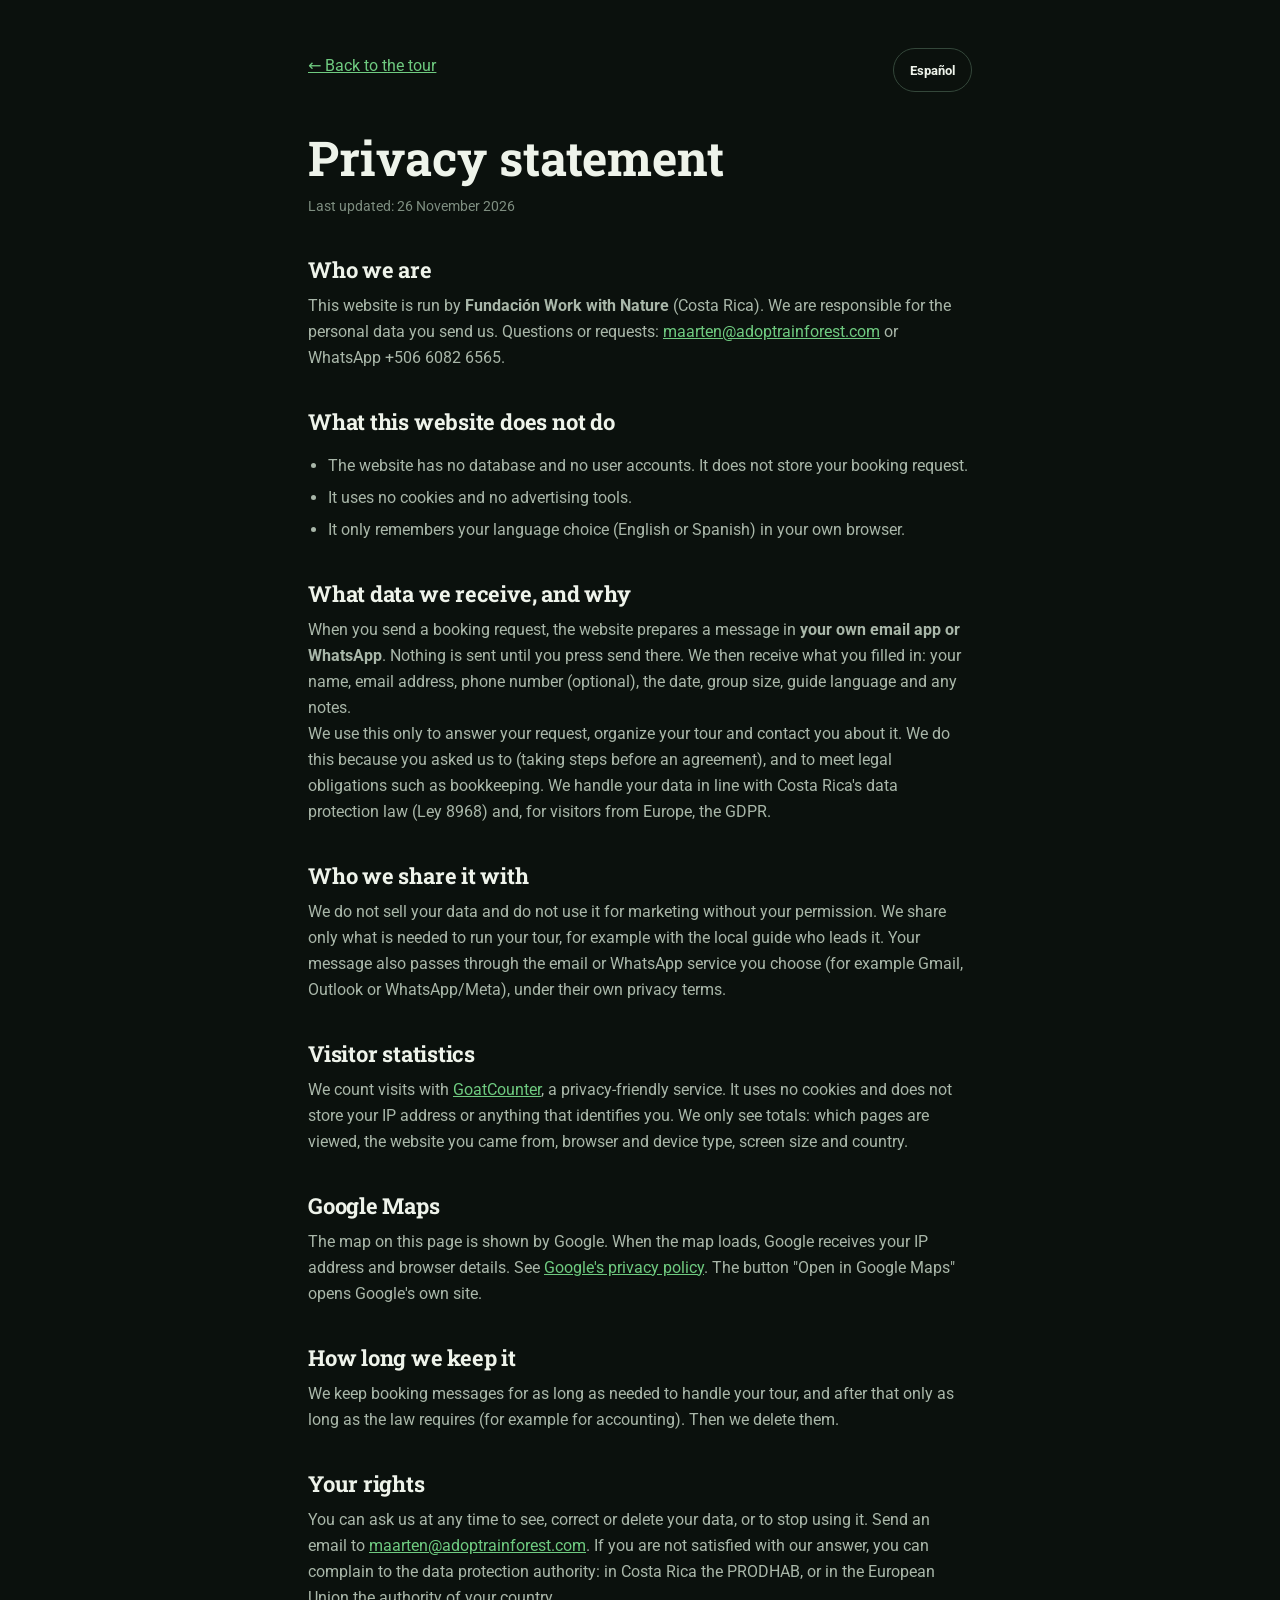
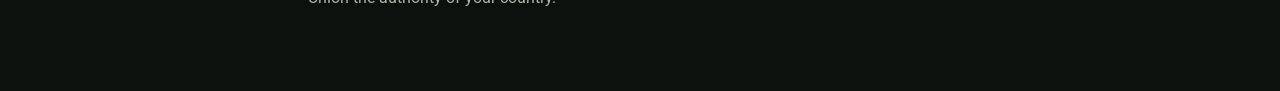
<file: privacy.html>
<!doctype html>
<html lang="en">
<head>
  <meta charset="utf-8">
  <meta name="viewport" content="width=device-width, initial-scale=1">
  <meta http-equiv="Content-Security-Policy" content="default-src 'self'; script-src 'self'; style-src 'self' 'unsafe-inline'; img-src 'self' data:; font-src 'self'; object-src 'none'; base-uri 'self'; form-action 'self'">
  <meta name="referrer" content="strict-origin-when-cross-origin">
  <meta name="robots" content="noindex, follow">
  <title>Privacy statement · Fundación Work with Nature</title>
  <meta name="theme-color" content="#0B110D">
  <link rel="icon" href="assets/logos/adopt-rainforest.png">
  <link rel="stylesheet" href="css/style.css">
  <style>
    .legal { padding-block: 40px 80px; max-width: 760px; }
    .legal-top { display: flex; justify-content: space-between; align-items: center; gap: 16px; margin-bottom: 40px; flex-wrap: wrap; }
    .legal-top a, .legal-top button { color: var(--mist); }
    .legal h1 { font-size: clamp(32px, 6vw, 48px); line-height: 1.1; margin-bottom: 8px; }
    .legal h2 { font-size: 22px; line-height: 30px; margin: 36px 0 8px; }
    .legal p, .legal li { color: var(--moss); }
    .legal ul { padding-left: 20px; }
    .legal li { margin-bottom: 6px; }
    .legal a { color: var(--canopy-400); }
    .legal .updated { color: var(--lichen); font-size: 14px; }
  </style>
</head>
<body>
  <main class="wrap legal">
    <div class="legal-top">
      <a id="back" href="index.html"><span data-lang="en">← Back to the tour</span><span data-lang="es" hidden>← Volver al tour</span></a>
      <button class="lang-toggle lang-toggle-text" type="button" id="switch"><span data-lang="en">Español</span><span data-lang="es" hidden>English</span></button>
    </div>

    <!-- ===================== ENGLISH ===================== -->
    <article data-lang="en">
      <h1>Privacy statement</h1>
      <p class="updated">Last updated: 26 November 2026</p>

      <h2>Who we are</h2>
      <p>This website is run by <strong>Fundación Work with Nature</strong> (Costa Rica). We are responsible for the personal data you send us. Questions or requests: <a href="mailto:maarten@adoptrainforest.com">maarten@adoptrainforest.com</a> or WhatsApp +506 6082 6565.</p>

      <h2>What this website does not do</h2>
      <ul>
        <li>The website has no database and no user accounts. It does not store your booking request.</li>
        <li>It uses no cookies and no advertising tools.</li>
        <li>It only remembers your language choice (English or Spanish) in your own browser.</li>
      </ul>

      <h2>What data we receive, and why</h2>
      <p>When you send a booking request, the website prepares a message in <strong>your own email app or WhatsApp</strong>. Nothing is sent until you press send there. We then receive what you filled in: your name, email address, phone number (optional), the date, group size, guide language and any notes.</p>
      <p>We use this only to answer your request, organize your tour and contact you about it. We do this because you asked us to (taking steps before an agreement), and to meet legal obligations such as bookkeeping. We handle your data in line with Costa Rica's data protection law (Ley 8968) and, for visitors from Europe, the GDPR.</p>

      <h2>Who we share it with</h2>
      <p>We do not sell your data and do not use it for marketing without your permission. We share only what is needed to run your tour, for example with the local guide who leads it. Your message also passes through the email or WhatsApp service you choose (for example Gmail, Outlook or WhatsApp/Meta), under their own privacy terms.</p>

      <h2>Visitor statistics</h2>
      <p>We count visits with <a href="https://www.goatcounter.com/help/privacy" target="_blank" rel="noopener">GoatCounter</a>, a privacy-friendly service. It uses no cookies and does not store your IP address or anything that identifies you. We only see totals: which pages are viewed, the website you came from, browser and device type, screen size and country.</p>

      <h2>Google Maps</h2>
      <p>The map on this page is shown by Google. When the map loads, Google receives your IP address and browser details. See <a href="https://policies.google.com/privacy" target="_blank" rel="noopener">Google's privacy policy</a>. The button "Open in Google Maps" opens Google's own site.</p>

      <h2>How long we keep it</h2>
      <p>We keep booking messages for as long as needed to handle your tour, and after that only as long as the law requires (for example for accounting). Then we delete them.</p>

      <h2>Your rights</h2>
      <p>You can ask us at any time to see, correct or delete your data, or to stop using it. Send an email to <a href="mailto:maarten@adoptrainforest.com">maarten@adoptrainforest.com</a>. If you are not satisfied with our answer, you can complain to the data protection authority: in Costa Rica the PRODHAB, or in the European Union the authority of your country.</p>
    </article>

    <!-- ===================== ESPAÑOL ===================== -->
    <article data-lang="es" hidden>
      <h1>Declaración de privacidad</h1>
      <p class="updated">Última actualización: 26 de noviembre de 2026</p>

      <h2>Quiénes somos</h2>
      <p>Este sitio web es gestionado por la <strong>Fundación Work with Nature</strong> (Costa Rica). Somos responsables de los datos personales que nos envía. Preguntas o solicitudes: <a href="mailto:maarten@adoptrainforest.com">maarten@adoptrainforest.com</a> o WhatsApp +506 6082 6565.</p>

      <h2>Lo que este sitio no hace</h2>
      <ul>
        <li>El sitio no tiene base de datos ni cuentas de usuario. No guarda su solicitud de reserva.</li>
        <li>No usa cookies ni herramientas de publicidad.</li>
        <li>Solo recuerda su idioma (inglés o español) en su propio navegador.</li>
      </ul>

      <h2>Qué datos recibimos y para qué</h2>
      <p>Cuando envía una solicitud de reserva, el sitio prepara un mensaje en <strong>su propia aplicación de correo o WhatsApp</strong>. No se envía nada hasta que usted lo envía allí. Entonces recibimos lo que completó: su nombre, correo electrónico, teléfono (opcional), la fecha, el tamaño del grupo, el idioma del guía y sus notas.</p>
      <p>Usamos estos datos solo para responder a su solicitud, organizar su tour y contactarle al respecto. Lo hacemos porque usted nos lo pidió (pasos previos a un acuerdo) y para cumplir obligaciones legales, como la contabilidad. Tratamos sus datos de acuerdo con la Ley 8968 de Costa Rica y, para visitantes de Europa, el RGPD.</p>

      <h2>Con quién los compartimos</h2>
      <p>No vendemos sus datos ni los usamos para publicidad sin su permiso. Solo compartimos lo necesario para realizar su tour, por ejemplo con el guía local que lo dirige. Su mensaje también pasa por el servicio de correo o WhatsApp que usted elija (por ejemplo Gmail, Outlook o WhatsApp/Meta), bajo sus propias condiciones de privacidad.</p>

      <h2>Estadísticas de visitas</h2>
      <p>Contamos las visitas con <a href="https://www.goatcounter.com/help/privacy" target="_blank" rel="noopener">GoatCounter</a>, un servicio respetuoso con la privacidad. No usa cookies y no guarda su dirección IP ni nada que le identifique. Solo vemos totales: qué páginas se ven, el sitio web de donde viene, el tipo de navegador y dispositivo, el tamaño de pantalla y el país.</p>

      <h2>Google Maps</h2>
      <p>El mapa de esta página lo muestra Google. Cuando el mapa se carga, Google recibe su dirección IP y datos de su navegador. Vea la <a href="https://policies.google.com/privacy?hl=es" target="_blank" rel="noopener">política de privacidad de Google</a>. El botón "Abrir en Google Maps" abre el sitio de Google.</p>

      <h2>Cuánto tiempo los guardamos</h2>
      <p>Guardamos los mensajes de reserva el tiempo necesario para gestionar su tour y, después, solo el tiempo que exige la ley (por ejemplo, para la contabilidad). Luego los eliminamos.</p>

      <h2>Sus derechos</h2>
      <p>Puede pedirnos en cualquier momento ver, corregir o eliminar sus datos, o que dejemos de usarlos. Escriba a <a href="mailto:maarten@adoptrainforest.com">maarten@adoptrainforest.com</a>. Si no está satisfecho con nuestra respuesta, puede presentar una queja ante la autoridad de protección de datos: en Costa Rica la PRODHAB, o en la Unión Europea la autoridad de su país.</p>
    </article>
  </main>
  <script src="js/privacy.js"></script>
</body>
</html>
</file>
<file: css/style.css>
/* =====================================================================
   Night Canopy design system · Barbilla tour site
   Colors, type and radii follow the Night Canopy tokens.
   ===================================================================== */

/* Fonts are hosted on this site (no Google Fonts request, so visitors' IP
   addresses are not sent to Google, and the page shows text sooner). */
@font-face { font-family: "Roboto"; font-style: normal; font-weight: 400; font-display: swap; src: url("../assets/fonts/roboto-latin-400-normal.woff2") format("woff2"); }
@font-face { font-family: "Roboto"; font-style: normal; font-weight: 500; font-display: swap; src: url("../assets/fonts/roboto-latin-500-normal.woff2") format("woff2"); }
@font-face { font-family: "Roboto"; font-style: normal; font-weight: 700; font-display: swap; src: url("../assets/fonts/roboto-latin-700-normal.woff2") format("woff2"); }
@font-face { font-family: "Roboto Slab"; font-style: normal; font-weight: 500; font-display: swap; src: url("../assets/fonts/roboto-slab-latin-500-normal.woff2") format("woff2"); }
@font-face { font-family: "Roboto Slab"; font-style: normal; font-weight: 700; font-display: swap; src: url("../assets/fonts/roboto-slab-latin-700-normal.woff2") format("woff2"); }
@font-face { font-family: "Roboto Slab"; font-style: normal; font-weight: 800; font-display: swap; src: url("../assets/fonts/roboto-slab-latin-800-normal.woff2") format("woff2"); }
@font-face { font-family: "Roboto Mono"; font-style: normal; font-weight: 500; font-display: swap; src: url("../assets/fonts/roboto-mono-latin-500-normal.woff2") format("woff2"); }

.icon-sprite { position: absolute; }

:root {
  /* Brand core */
  --canopy: #4BBC60;
  --fern: #39B54A;
  --lime: #CAE260;
  --clay: #BCAA99;
  --cacao: #552B1D;

  /* Grounds */
  --night-950: #0B110D;
  --night-900: #111A14;
  --night-800: #18241C;
  --night-700: #24342A;
  --night-600: #34473A;
  --bark-900: #1E1511;
  --bark-800: #2A1D17;

  /* Canopy ramp */
  --canopy-900: #0F2A16;
  --canopy-800: #1C4A27;
  --canopy-600: #36924A;
  --canopy-400: #6FCB80;
  --canopy-300: #9ADCA6;
  --canopy-100: #DDF3E1;

  /* Text */
  --mist: #EEF3EA;
  --moss: #A9B7A9;
  --lichen: #7E8E80;
  --cream: #F2EBDD;

  /* Accents & feedback */
  --moonlight: #9FB4F5;
  --warning: #F2B33D;
  --error: #F0705A;
  --info: #6FB7D9;

  /* Type */
  --f-slab: "Roboto Slab", Georgia, serif;
  --f-sans: "Roboto", system-ui, -apple-system, "Segoe UI", sans-serif;
  --f-mono: "Roboto Mono", ui-monospace, Menlo, Consolas, monospace;

  /* Radii & spacing (4-pt grid) */
  --r-sm: 6px;
  --r-md: 10px;
  --r-lg: 16px;
  --r-pill: 999px;
  --gutter: clamp(16px, 4vw, 48px);
  --section: clamp(80px, 12vw, 160px);

  /* Motion */
  --ease: cubic-bezier(.2, .7, .2, 1);
  --t-fast: 160ms;
  --t-med: 320ms;
  --t-slow: 800ms;

  color-scheme: dark;
}

*, *::before, *::after { box-sizing: border-box; }
[hidden] { display: none !important; }
html { scroll-behavior: smooth; scroll-padding-top: 80px; -webkit-text-size-adjust: 100%; }
body {
  margin: 0;
  background: var(--night-950);
  color: var(--mist);
  font: 400 16px/26px var(--f-sans);
  -webkit-font-smoothing: antialiased;
  overflow-x: hidden;
}
img, video, canvas { display: block; max-width: 100%; }
picture { display: contents; }   /* <picture> wrappers (AVIF + JPG) do not change the layout */
a { color: inherit; }
button { font: inherit; color: inherit; }
h1, h2, h3, h4 { font-family: var(--f-slab); margin: 0; text-wrap: balance; }
h2 { font-weight: 700; font-size: clamp(32px, 4.4vw, 48px); line-height: 1.15; letter-spacing: -.01em; }
h3, .h3 { font-weight: 700; font-size: clamp(24px, 2.6vw, 28px); line-height: 36px; }
.h4 { font: 500 20px/28px var(--f-slab); }
p { margin: 0; }
.lead { font-size: 19px; line-height: 30px; color: var(--moss); max-width: 60ch; }
.caption { font-size: 12px; line-height: 18px; color: var(--lichen); }
.eyebrow {
  font: 500 13px/20px var(--f-sans);
  letter-spacing: .18em; text-transform: uppercase;
  color: var(--lime); margin: 0 0 16px;
}
.sr { position: absolute !important; width: 1px; height: 1px; overflow: hidden; clip: rect(0 0 0 0); white-space: nowrap; }
.wrap { width: 100%; max-width: 1240px; margin-inline: auto; padding-inline: var(--gutter); }
.ic { width: 20px; height: 20px; flex: none; }

.skip { position: absolute; left: 16px; top: -60px; z-index: 100; background: var(--canopy); color: var(--night-950); padding: 8px 16px; border-radius: var(--r-sm); }
.skip:focus { top: 16px; }

:focus-visible { outline: 2px solid var(--canopy-300); outline-offset: 3px; border-radius: 4px; }

/* Placeholder markers (switch off in content.js) */
.is-todo { text-decoration: underline dashed var(--warning); text-decoration-thickness: 1px; text-underline-offset: 4px; }
.todo-note {
  display: inline-flex; align-items: center; gap: 8px;
  font-size: 12px; line-height: 18px; color: var(--warning);
  border: 1px dashed rgba(242,179,61,.6); border-radius: var(--r-pill); padding: 4px 12px;
}

/* ---------------- Buttons ---------------- */
.btn {
  display: inline-flex; align-items: center; justify-content: center; gap: 10px;
  min-height: 52px; padding: 0 28px; border-radius: var(--r-pill);
  font: 500 16px/1 var(--f-sans); letter-spacing: .01em; text-decoration: none;
  border: 1.5px solid transparent; cursor: pointer; position: relative; overflow: hidden; isolation: isolate;
  transition: background-color var(--t-fast) var(--ease), border-color var(--t-fast) var(--ease), color var(--t-fast) var(--ease), transform var(--t-fast) var(--ease);
}
.btn:active { transform: scale(.98); }
.btn .ic { transition: transform var(--t-med) var(--ease); }
.btn:hover .ic { transform: translateX(3px); }
.btn-primary { background: var(--canopy); color: var(--night-950); }
.btn-primary::before {
  content: ""; position: absolute; inset: 0; z-index: -1;
  background: radial-gradient(120px circle at var(--mx, 50%) var(--my, 50%), rgba(255,255,255,.35), transparent 70%);
  opacity: 0; transition: opacity var(--t-med) var(--ease);
}
.btn-primary:hover { background: var(--canopy-400); }
.btn-primary:hover::before { opacity: 1; }
.btn-primary:active { background: var(--canopy-600); }
.btn-ghost { border-color: var(--night-600); color: var(--mist); background: rgba(11,17,13,.35); }
.btn-ghost:hover { border-color: var(--canopy); color: var(--canopy-300); }
.btn-sm { min-height: 44px; padding: 0 20px; font-size: 15px; }
.btn-block { width: 100%; }

/* ---------------- Header ---------------- */
.site-header {
  position: fixed; inset: 0 0 auto; z-index: 50;
  display: flex; align-items: center; justify-content: space-between; gap: 16px;
  height: 72px; padding-inline: var(--gutter);
  transition: background-color var(--t-med) var(--ease), border-color var(--t-med) var(--ease), transform var(--t-med) var(--ease);
  border-bottom: 1px solid transparent;
}
.site-header.solid { background: rgba(11,17,13,.94); border-bottom-color: var(--night-700); }
.site-header.hide { transform: translateY(-100%); }
.brand { display: flex; align-items: center; text-decoration: none; }
.brand { padding: 4px 8px; border-radius: var(--r-md); background: var(--cream); box-shadow: 0 6px 18px -8px rgba(0,0,0,.5); }
.brand img { height: 54px; width: auto; display: block; }
.brand { gap: 10px; }
.brand .brand-park { height: 38px; }
.brand-sep { width: 1px; align-self: stretch; margin: 6px 0; background: rgba(85,43,29,.25); }
.main-nav { display: flex; gap: 32px; }
.main-nav a { text-decoration: none; color: var(--moss); font-weight: 500; font-size: 15px; position: relative; padding: 8px 0; transition: color var(--t-fast); }
.main-nav a::after { content: ""; position: absolute; left: 0; right: 0; bottom: 2px; height: 2px; background: var(--canopy); transform: scaleX(0); transform-origin: left; transition: transform var(--t-med) var(--ease); }
.main-nav a:hover, .main-nav a.active { color: var(--mist); }
.main-nav a:hover::after, .main-nav a.active::after { transform: scaleX(1); }
.header-actions { display: flex; align-items: center; gap: 12px; }
.lang-toggle {
  display: inline-flex; align-items: center; gap: 2px; min-height: 44px; padding: 3px;
  background: rgba(11,17,13,.55); border: 1px solid var(--night-600); border-radius: var(--r-pill);
  font: 600 13px/1 var(--f-mono); color: var(--lichen); cursor: pointer;
  transition: border-color var(--t-fast);
}
.lang-toggle:hover { border-color: var(--canopy); }
.lang-seg { display: inline-flex; align-items: center; gap: 7px; height: 36px; padding: 0 12px; border-radius: var(--r-pill); transition: background var(--t-fast), color var(--t-fast); }
.lang-seg .flag { width: 21px; height: 14px; border-radius: 3px; flex: none; box-shadow: 0 0 0 1px rgba(255,255,255,.25); opacity: .55; filter: saturate(.6); transition: opacity var(--t-fast), filter var(--t-fast); }
.lang-seg.on { background: var(--mist); color: var(--night-950); }
.lang-seg.on .flag { opacity: 1; filter: none; }
.lang-toggle:hover .lang-seg:not(.on) { color: var(--mist); }
.lang-toggle:hover .lang-seg:not(.on) .flag { opacity: .9; }
.menu-btn { display: none; width: 44px; height: 44px; border: 1px solid var(--night-600); border-radius: var(--r-pill); background: transparent; cursor: pointer; position: relative; }
.menu-btn i { position: absolute; left: 13px; right: 13px; height: 2px; background: var(--mist); border-radius: 2px; transition: transform var(--t-med) var(--ease); }
.menu-btn i:first-of-type { top: 17px; } .menu-btn i:last-of-type { top: 25px; }
.menu-btn[aria-expanded="true"] i:first-of-type { transform: translateY(4px) rotate(45deg); }
.menu-btn[aria-expanded="true"] i:last-of-type { transform: translateY(-4px) rotate(-45deg); }

/* ---------------- Hero ---------------- */
.hero { position: relative; min-height: 100svh; display: flex; flex-direction: column; justify-content: flex-end; overflow: hidden; }
.hero-media { position: absolute; inset: 0; }
/* 3D photo scene: layers of one photo moving at different depths */
.scene-wrap { position: absolute; inset: 0; perspective: 1400px; overflow: hidden; background: #8fb0d8; }
.scene { position: absolute; left: 50%; top: 50%; aspect-ratio: 3 / 2; transform-style: preserve-3d; will-change: transform; }
.layer { position: absolute; inset: 0; will-change: transform; }
.layer img { position: absolute; inset: 0; width: 100%; height: 100%; display: block; filter: saturate(1.3) brightness(1.18) contrast(1.04); }
.layer-photo img { object-fit: cover; object-position: 50% 100%; filter: saturate(1.12) contrast(1.04); }
.mist { pointer-events: none; opacity: .55; mix-blend-mode: screen;
  background:
    radial-gradient(28% 6% at 30% 47%, rgba(235,242,250,.55), transparent 70%),
    radial-gradient(22% 5% at 58% 52%, rgba(235,242,250,.45), transparent 70%),
    radial-gradient(30% 5% at 84% 45%, rgba(235,242,250,.35), transparent 70%); }
.mist-low { opacity: .35;
  background:
    radial-gradient(35% 5% at 20% 64%, rgba(240,245,250,.5), transparent 70%),
    radial-gradient(30% 4% at 70% 70%, rgba(240,245,250,.4), transparent 70%); }
.fireflies { position: absolute; inset: 0; width: 100%; height: 100%; pointer-events: none; }
.hero-shade {
  position: absolute; inset: 0;
  background:
    linear-gradient(180deg, rgba(11,17,13,.6) 0%, rgba(11,17,13,0) 16%),
    linear-gradient(0deg, var(--night-950) 0%, rgba(11,17,13,.35) 12%, rgba(11,17,13,0) 26%);
}
.hero-content { position: relative; padding-top: 140px; }
/* Keep the hero text hidden for the split second before main.js fills it in, so nothing jumps */
html:not(.ready) .hero-content, html:not(.ready) .hero-bottom { visibility: hidden; }
.display { font-weight: 800; font-size: clamp(44px, 8.4vw, 104px); line-height: .98; letter-spacing: -.025em; margin-bottom: 20px; }
.display .line { display: block; overflow: hidden; padding-bottom: .06em; }
.display .line > span { display: inline-block; transform: translateY(105%); animation: rise 1s var(--ease) forwards; }
.display .line.accent > span { color: var(--canopy); animation-delay: .15s; }
.hero-place {
  display: inline-flex; align-items: center; gap: 10px; margin-bottom: 20px;
  font: 500 14px/20px var(--f-sans); letter-spacing: .04em; color: var(--mist);
  padding: 8px 16px; border-radius: var(--r-pill); background: rgba(17,26,20,.7); border: 1px solid var(--night-600);
}
.hero-place::before { content: ""; width: 8px; height: 8px; border-radius: 50%; background: var(--canopy); box-shadow: 0 0 0 0 rgba(75,188,96,.6); animation: ping 2.4s infinite; }
.hero-sub { margin-bottom: 32px; color: var(--mist); opacity: .88; }
.hero-ctas { display: flex; flex-wrap: wrap; gap: 12px; }
.hero-panel { width: fit-content; max-width: 820px; padding: 32px 40px 36px; border-radius: var(--r-lg);
  background: rgba(11,17,13,.26); border: 1px solid rgba(238,243,234,.22);
  -webkit-backdrop-filter: blur(10px) saturate(1.25); backdrop-filter: blur(10px) saturate(1.25);
  box-shadow: 0 30px 60px -30px rgba(0,0,0,.5); opacity: 0; animation: fadeUp .9s var(--ease) forwards; }
.hero-panel .display { font-size: clamp(40px, 6.2vw, 84px); }
.hero-panel .hero-sub { margin-bottom: 28px; }
.hero-content > * { opacity: 0; animation: fadeUp .9s var(--ease) forwards; }
.hero-panel > * { opacity: 0; animation: fadeUp .9s var(--ease) forwards; }
.hero-panel > .eyebrow { animation-delay: .05s; }
.hero-panel > h1 { opacity: 1; animation: none; }
.hero-panel > .hero-place { animation-delay: .35s; }
.hero-panel > .hero-sub { animation-delay: .45s; }
.hero-panel > .hero-ctas { animation-delay: .55s; }
.hero-bottom { position: relative; display: flex; align-items: flex-end; justify-content: space-between; gap: 16px; padding-top: 48px; padding-bottom: 32px; }
.facts {
  display: grid; grid-template-columns: repeat(4, minmax(0, auto)); gap: 0; margin: 0;
  background: rgba(17,26,20,.82); border: 1px solid var(--night-700); border-radius: var(--r-lg);
  opacity: 0; animation: fadeUp .9s .7s var(--ease) forwards;
}
.fact { padding: 16px 24px; border-left: 1px solid var(--night-700); }
.fact:first-child { border-left: 0; }
.fact dt { display: flex; align-items: center; gap: 8px; font-size: 12px; line-height: 18px; color: var(--lichen); text-transform: uppercase; letter-spacing: .1em; }
.fact dt .ic { width: 16px; height: 16px; color: var(--canopy); }
.fact dd { margin: 4px 0 0; font: 500 18px/26px var(--f-slab); white-space: nowrap; }
.fact dd small { font: 400 13px var(--f-sans); color: var(--moss); }
.hexes { display: inline-flex; gap: 4px; vertical-align: -2px; margin-right: 8px; }
.hexes svg { width: 16px; height: 16px; fill: var(--night-600); }
.fact dt svg { fill: var(--canopy); }
.hexes svg.on { fill: var(--canopy); }
.video-toggle { width: 44px; height: 44px; border-radius: 50%; border: 1px solid var(--night-600); background: rgba(17,26,20,.7); display: grid; place-items: center; cursor: pointer; flex: none; }
.video-toggle:hover { border-color: var(--canopy); }

/* ---------------- Ribbon (moving photos) ---------------- */
.ribbon { padding: 48px 0 0; display: grid; gap: 16px; overflow: hidden; mask-image: linear-gradient(90deg, transparent, #000 8%, #000 92%, transparent); }
.ribbon-track { display: flex; gap: 16px; width: max-content; animation: marquee 70s linear infinite; }
.ribbon-track.reverse { animation-direction: reverse; animation-duration: 85s; }
.ribbon:hover .ribbon-track { animation-play-state: paused; }
.ribbon-track figure { margin: 0; width: clamp(160px, 18vw, 260px); aspect-ratio: 4/3; border-radius: var(--r-md); overflow: hidden; background: var(--night-800); }
.ribbon-track.reverse figure { aspect-ratio: 16/10; width: clamp(140px, 15vw, 220px); }
.ribbon-track img { width: 100%; height: 100%; object-fit: cover; filter: saturate(.92) brightness(.9); transition: filter var(--t-med), transform var(--t-slow) var(--ease); }
.ribbon-track figure:hover img { filter: none; transform: scale(1.06); }

/* ---------------- Section heads ---------------- */
.section-head { padding-top: var(--section); padding-bottom: 64px; }
.section-head h2 { max-width: 18ch; margin-bottom: 20px; }

/* ---------------- Tour trail ---------------- */
.trail { position: relative; padding-bottom: var(--section); }
.trail-line { position: absolute; top: 0; bottom: var(--section); left: calc(var(--gutter) + 27px); width: 2px; background: var(--night-700); border-radius: 2px; }
.trail-fill { width: 100%; height: 0; background: linear-gradient(180deg, var(--canopy-600), var(--canopy)); border-radius: 2px; box-shadow: 0 0 12px rgba(75,188,96,.5); }
.stops { list-style: none; margin: 0; padding: 0; display: grid; gap: clamp(96px, 12vw, 160px); }
.stop { position: relative; display: grid; grid-template-columns: 56px minmax(0, 5fr) minmax(0, 7fr); gap: 0 clamp(24px, 4vw, 64px); align-items: center; }
.stop:nth-child(even) { grid-template-columns: 56px minmax(0, 7fr) minmax(0, 5fr); }
.stop:nth-child(even) .stop-body { order: 3; }
.stop:nth-child(even) .stop-media { order: 2; }
.stop-marker { position: relative; align-self: center; width: 56px; height: 56px; display: grid; place-items: center; z-index: 1; }
.stop-marker svg { position: absolute; inset: 0; width: 100%; height: 100%; fill: var(--night-900); stroke: var(--night-600); stroke-width: 1; transition: fill var(--t-med), stroke var(--t-med); }
.stop-marker b { position: relative; font: 700 18px/1 var(--f-slab); color: var(--moss); transition: color var(--t-med); }
.stop.active .stop-marker svg { fill: var(--canopy); stroke: var(--canopy); }
.stop.active .stop-marker b { color: var(--night-950); }
.stop-body { padding: 24px 0; }
.stop-num { font: 500 13px/20px var(--f-mono); color: var(--lichen); margin-bottom: 12px; display: block; }
.stop-body h3 { margin: 16px 0 16px; font-size: clamp(28px, 3.4vw, 40px); line-height: 1.15; }
.stop-body p { color: var(--moss); font-size: 17px; line-height: 28px; max-width: 46ch; }
.stop-body .todo-note { margin-top: 16px; }
.tag {
  display: inline-flex; align-items: center; gap: 8px; min-height: 30px; padding: 0 12px 0 10px;
  border-radius: var(--r-pill); font: 500 13px/1 var(--f-sans); letter-spacing: .02em;
  background: rgba(75,188,96,.12); color: var(--canopy-300); border: 1px solid rgba(75,188,96,.3);
}
.tag svg { width: 10px; height: 10px; fill: currentColor; }
.tag.clay { background: rgba(188,170,153,.12); color: var(--clay); border-color: rgba(188,170,153,.35); }
.tag.lime { background: rgba(202,226,96,.1); color: var(--lime); border-color: rgba(202,226,96,.3); }
.tag.moon { background: rgba(159,180,245,.1); color: var(--moonlight); border-color: rgba(159,180,245,.3); }

/* Collage */
.collage { position: relative; aspect-ratio: 6/5; }
.collage figure { position: absolute; margin: 0; overflow: hidden; border-radius: var(--r-lg); background: var(--night-800); box-shadow: 0 24px 48px -16px rgba(0,0,0,.6); }
.collage figure img { width: 100%; height: 100%; object-fit: cover; transform: scale(1.12); transition: transform 1.6s var(--ease); }
.collage .c1 { inset: 0 18% 14% 0; }
.collage .c2 { width: 38%; aspect-ratio: 3/4; right: 0; top: 8%; border: 4px solid var(--night-950); }
.collage .c3 { width: 42%; aspect-ratio: 4/3; right: 8%; bottom: 0; border: 4px solid var(--night-950); }
.stop:nth-child(even) .collage .c1 { inset: 0 0 14% 18%; }
.stop:nth-child(even) .collage .c2 { right: auto; left: 0; }
.stop:nth-child(even) .collage .c3 { right: auto; left: 8%; }
.reveal .collage figure, .reveal .mosaic figure { clip-path: inset(12% 12% 12% 12% round var(--r-lg)); opacity: 0; transition: clip-path 1.1s var(--ease), opacity .8s var(--ease); }
.reveal.in .collage figure, .reveal.in .mosaic figure { clip-path: inset(0 0 0 0 round var(--r-lg)); opacity: 1; }
.reveal.in .collage figure img { transform: scale(1); }
.reveal .collage .c2, .reveal .mosaic figure:nth-child(2n) { transition-delay: .15s; }
.reveal .collage .c3, .reveal .mosaic figure:nth-child(3n) { transition-delay: .3s; }
.reveal .stop-body > * { opacity: 0; transform: translateY(24px); transition: opacity .8s var(--ease), transform .8s var(--ease); }
.reveal.in .stop-body > * { opacity: 1; transform: none; }
.reveal.in .stop-body > *:nth-child(2) { transition-delay: .08s; }
.reveal.in .stop-body > *:nth-child(3) { transition-delay: .16s; }
.reveal.in .stop-body > *:nth-child(4) { transition-delay: .24s; }
.reveal.in .stop-body > *:nth-child(5) { transition-delay: .32s; }
.parallax { will-change: transform; }

/* Mosaic (biodiversity) */
.mosaic { display: grid; grid-template-columns: repeat(4, 1fr); grid-auto-rows: clamp(90px, 10vw, 150px); gap: 8px;
  grid-template-areas: "a a b c" "a a d e" "f g g h"; }
.mosaic figure:nth-child(1) { grid-area: a; } .mosaic figure:nth-child(2) { grid-area: b; } .mosaic figure:nth-child(3) { grid-area: c; } .mosaic figure:nth-child(4) { grid-area: d; }
.mosaic figure:nth-child(5) { grid-area: e; } .mosaic figure:nth-child(6) { grid-area: f; } .mosaic figure:nth-child(7) { grid-area: g; } .mosaic figure:nth-child(8) { grid-area: h; }
.mosaic figure { margin: 0; overflow: hidden; border-radius: var(--r-md); background: var(--night-800); position: relative; }
.mosaic img { width: 100%; height: 100%; object-fit: cover; transition: transform var(--t-slow) var(--ease); }
.mosaic figure:hover img { transform: scale(1.08); }
.mosaic figcaption {
  position: absolute; left: 8px; bottom: 8px; padding: 4px 10px; border-radius: var(--r-pill);
  background: rgba(11,17,13,.8); font-size: 12px; line-height: 18px; color: var(--mist);
  opacity: 0; transform: translateY(6px); transition: opacity var(--t-med), transform var(--t-med) var(--ease);
}
.mosaic figure:hover figcaption, .mosaic figure:focus-within figcaption { opacity: 1; transform: none; }

/* Impact stat */
.impact { margin-top: 24px; padding: 20px 24px; border-radius: var(--r-lg); background: var(--bark-800); border: 1px solid rgba(188,170,153,.18); max-width: 460px; display: flex; flex-wrap: wrap; gap: 20px 32px; }
.impact-stat { flex: 1 1 140px; }
.impact-stat + .impact-stat { border-left: 1px solid rgba(188,170,153,.18); padding-left: 32px; }
@media (max-width: 420px) { .impact-stat + .impact-stat { border-left: 0; padding-left: 0; } }
.impact-num { font: 800 44px/1 var(--f-slab); color: var(--cream); }
.impact-num small { font: 500 18px var(--f-slab); color: var(--clay); margin-left: 4px; }
.impact p { color: var(--clay); font-size: 14px; line-height: 20px; margin-top: 8px; }

/* ---------------- Partners ---------------- */
.partners { background: var(--bark-900); position: relative; overflow: hidden; }
.partners::before { content: ""; position: absolute; inset: 0; background: radial-gradient(ellipse at 90% 0%, rgba(85,43,29,.55), transparent 55%); pointer-events: none; }
/* photo header behind the title; title centered; three partner cards in a row */
.org-hero { position: absolute; left: 0; right: 0; top: 0; height: 560px; }
.org-hero img { width: 100%; height: 100%; object-fit: cover; opacity: .55; }
.org-hero::after { content: ""; position: absolute; inset: 0; background: linear-gradient(180deg, rgba(30,21,17,.35) 0%, rgba(30,21,17,.55) 45%, var(--bark-900) 100%); }
.partners-grid { position: relative; display: grid; grid-template-columns: 1fr; gap: 56px; padding-top: var(--section); padding-bottom: 48px; }
.partners-head { text-align: center; max-width: 780px; margin: 0 auto; }
.partners-head h2 { color: var(--cream); margin-bottom: 20px; max-width: none; text-shadow: 0 4px 30px rgba(30,21,17,.6); }
.partners .lead { color: #e3d9cc; }
.org-stats { list-style: none; padding: 0; display: grid; grid-template-columns: repeat(3, 1fr); gap: 12px; max-width: 620px; margin: 32px auto 0; }
.org-stats li { padding: 16px; border-radius: var(--r-md); background: rgba(42,29,23,.75); border: 1px solid rgba(188,170,153,.18); }
.org-stats b { display: block; font: 800 28px/1.1 var(--f-slab); color: var(--cream); }
.org-stats span { display: block; margin-top: 4px; font-size: 13px; line-height: 18px; color: var(--clay); }
.partner-list { list-style: none; margin: 0; padding: 0; display: grid; grid-template-columns: repeat(4, 1fr); gap: 20px; }
@media (max-width: 1180px) { .partner-list { grid-template-columns: repeat(2, 1fr); } }
.org-band { position: relative; padding-bottom: var(--section); text-align: center; }
.org-band .chips { justify-content: center; }
.partner {
  background: var(--bark-800); border: 1px solid rgba(188,170,153,.14); border-radius: var(--r-lg); padding: 24px;
  display: flex; flex-direction: column; gap: 16px; transition: transform var(--t-med) var(--ease), border-color var(--t-med);
}
.partner:hover { transform: translateY(-4px); border-color: rgba(188,170,153,.4); }
.partner { flex-direction: column; align-items: stretch; gap: 20px; }
.plate { width: 112px; height: 88px; flex: none; border-radius: var(--r-md); background: var(--cream); padding: 12px; }
.plate img { width: 100%; height: 100%; object-fit: contain; }
.partner .plate { width: 100%; height: 150px; }
.partner .icon-plate { width: 160px; height: 72px; }
.partner .icon-plate svg.bg { width: 72px; left: 44px; }
.partner-others { padding: 8px 0 0; }
.partner-others h3 { font: 500 13px/20px var(--f-sans); letter-spacing: .18em; text-transform: uppercase; color: var(--lime); margin-bottom: 16px; }
.chips { list-style: none; margin: 0; padding: 0; display: flex; flex-wrap: wrap; gap: 8px; }
.chips li { display: inline-flex; flex-direction: column; padding: 10px 16px; border-radius: var(--r-md); background: var(--bark-800); border: 1px solid rgba(188,170,153,.18); }
.chips b { font: 500 15px/22px var(--f-sans); color: var(--cream); }
.chips small { font-size: 12px; line-height: 18px; color: var(--clay); }
.icon-plate { width: 56px; height: 56px; display: grid; place-items: center; position: relative; color: var(--cream); }
.icon-plate svg.bg { position: absolute; inset: 0; width: 100%; height: 100%; fill: var(--cacao); }
.icon-plate .ic { position: relative; width: 24px; height: 24px; }
.partner h3 { font: 500 20px/28px var(--f-slab); color: var(--cream); margin-bottom: 4px; }
.partner p { color: var(--clay); font-size: 15px; line-height: 24px; }
.partner .role { font: 500 12px/18px var(--f-sans); text-transform: uppercase; letter-spacing: .14em; color: var(--lime); }

/* ---------------- Logistics ---------------- */
/* forest photo behind the section, cards as frosted glass on top */
.logistics { position: relative; isolation: isolate; overflow: hidden; }
.log-bg { position: absolute; inset: 0; z-index: -1; }
.log-bg img { width: 100%; height: 100%; object-fit: cover; filter: saturate(1.15); }
.log-bg::after { content: ""; position: absolute; inset: 0;
  background: linear-gradient(180deg, var(--night-950) 0%, rgba(11,17,13,.35) 22%, rgba(11,17,13,.25) 55%, rgba(11,17,13,.7) 85%, var(--night-950) 100%); }
.logistics .section-head h2 { text-shadow: 0 4px 30px rgba(11,17,13,.6); }
.log-grid { display: grid; grid-template-columns: repeat(6, 1fr); gap: 16px; padding-bottom: var(--section); }
.log-card { grid-column: span 2; background: rgba(11,17,13,.58); border: 1px solid rgba(238,244,234,.14); -webkit-backdrop-filter: blur(16px) saturate(1.2); backdrop-filter: blur(16px) saturate(1.2); border-radius: var(--r-lg); padding: 28px; position: relative; overflow: hidden; transition: border-color var(--t-med), transform var(--t-med) var(--ease); }
.log-card:hover { border-color: rgba(238,244,234,.28); transform: translateY(-3px); }
.log-card.wide { grid-column: span 2; }
.log-card .num { font: 500 13px/20px var(--f-mono); color: var(--lichen); }
.log-head { display: flex; align-items: center; gap: 12px; margin: 12px 0 16px; }
.log-head .ic { width: 22px; height: 22px; color: var(--canopy); }
.log-head h3 { font: 500 20px/28px var(--f-slab); }
.log-card p { color: #cfdac9; }
.log-big { font: 800 44px/1 var(--f-slab); margin-bottom: 12px; color: var(--lime); }
.log-big small { font: 400 15px var(--f-sans); color: var(--moss); margin-left: 6px; }
.checklist { list-style: none; margin: 0; padding: 0; display: grid; gap: 12px; }
.checklist li { display: flex; gap: 12px; align-items: flex-start; color: var(--mist); }
.checklist svg { width: 14px; height: 14px; margin-top: 6px; flex: none; fill: var(--canopy); }
.log-card.bring .checklist svg { fill: var(--clay); }
.log-map { margin-top: 16px; position: relative; }
.log-map iframe { display: block; width: 100%; height: 180px; border: 0; border-radius: var(--r-md); background: var(--night-800); }
.log-map .btn { margin-top: 12px; }

/* ---------------- Booking ---------------- */
.booking { position: relative; padding-bottom: var(--section); overflow: hidden; }
.booking-bg { position: absolute; inset: 0 0 auto; height: 640px; z-index: 0; }
.booking-bg img { width: 100%; height: 100%; object-fit: cover; opacity: .28; }
.booking-bg::after { content: ""; position: absolute; inset: 0; background: linear-gradient(180deg, var(--night-950) 0%, rgba(11,17,13,.6) 40%, var(--night-950) 100%); }
.booking > .wrap { position: relative; z-index: 1; }
.book-form { display: grid; grid-template-columns: minmax(0, 1fr) minmax(0, 1fr); gap: 16px; align-items: start; }
.book-col { display: grid; gap: 16px; }
.panel { margin: 0; background: var(--night-900); border: 1px solid var(--night-700); border-radius: var(--r-lg); padding: 24px; min-width: 0; }
fieldset.panel { padding-top: 20px; }
.label, legend.label { font: 500 14px/20px var(--f-sans); color: var(--mist); padding: 0; margin-bottom: 12px; float: left; width: 100%; }
.label-like { display: block; font: 500 14px/20px var(--f-sans); margin-bottom: 8px; }

/* Calendar */
.cal { clear: both; }
.cal-head { display: flex; align-items: center; justify-content: space-between; margin-bottom: 12px; }
.cal-title { font: 500 20px/28px var(--f-slab); }
.cal-nav { display: flex; gap: 8px; }
.cal-nav button { width: 44px; height: 44px; border-radius: 50%; border: 1px solid var(--night-600); background: transparent; display: grid; place-items: center; cursor: pointer; transition: border-color var(--t-fast), background-color var(--t-fast); }
.cal-nav button:hover:not(:disabled) { border-color: var(--canopy); }
.cal-nav button:disabled { opacity: .3; cursor: not-allowed; }
.cal-grid { width: 100%; border-collapse: separate; border-spacing: 4px; table-layout: fixed; }
.cal-grid th { font: 500 12px/18px var(--f-sans); color: var(--lichen); text-transform: uppercase; letter-spacing: .08em; padding-bottom: 4px; }
.cal-grid td { padding: 0; }
.day {
  width: 100%; aspect-ratio: 1; min-height: 40px; max-height: 56px; border-radius: var(--r-md); border: 1px solid transparent;
  background: var(--night-800); color: var(--mist); font: 500 15px/1 var(--f-sans); cursor: pointer;
  transition: background-color var(--t-fast), border-color var(--t-fast), color var(--t-fast), transform var(--t-fast);
}
.day:hover:not(:disabled) { border-color: var(--canopy); }
.day:disabled { background: transparent; color: var(--night-600); cursor: not-allowed; text-decoration: line-through; text-decoration-color: rgba(126,142,128,.4); }
.day.today { border-color: var(--night-600); }
.day[aria-pressed="true"] { background: var(--canopy); color: var(--night-950); border-color: var(--canopy); transform: scale(1.04); }
.cal-legend { display: flex; gap: 16px; margin-top: 12px; font-size: 12px; color: var(--lichen); }
.cal-legend span::before { content: ""; display: inline-block; width: 10px; height: 10px; border-radius: 3px; margin-right: 6px; vertical-align: -1px; background: var(--night-800); }
.cal-legend .off::before { background: transparent; border: 1px solid var(--night-600); }
.cal-legend .sel::before { background: var(--canopy); }

/* Steppers */
.stepper-row { clear: both; display: grid; grid-template-columns: 1fr 1fr; gap: 16px; }
.stepper { display: grid; gap: 8px; }
.stepper-label { font: 500 14px/20px var(--f-sans); }
.stepper-ctl { display: flex; align-items: center; justify-content: space-between; border: 1px solid var(--night-700); border-radius: var(--r-pill); padding: 4px; background: var(--night-950); }
.step-btn { width: 44px; height: 44px; border-radius: 50%; border: 0; background: var(--night-800); display: grid; place-items: center; cursor: pointer; transition: background-color var(--t-fast); }
.step-btn:hover:not(:disabled) { background: var(--night-700); }
.step-btn:disabled { opacity: .35; cursor: not-allowed; }
.stepper output { font: 700 22px/1 var(--f-slab); min-width: 2ch; text-align: center; }

/* Fields */
.fields { display: grid; gap: 20px; }
.field label { display: block; font: 500 14px/20px var(--f-sans); margin-bottom: 8px; }
.field label small, .field .label-like small { font-weight: 400; color: var(--lichen); }
input, textarea {
  width: 100%; min-height: 48px; padding: 12px 16px; border-radius: var(--r-md);
  border: 1px solid var(--night-600); background: var(--night-950); color: var(--mist);
  font: 400 16px/24px var(--f-sans); transition: border-color var(--t-fast), box-shadow var(--t-fast);
}
textarea { resize: vertical; min-height: 96px; }
input::placeholder, textarea::placeholder { color: var(--lichen); }
input:hover, textarea:hover { border-color: var(--lichen); }
input:focus, textarea:focus { outline: none; border-color: var(--canopy); box-shadow: 0 0 0 1px var(--canopy); }
.invalid input, input.invalid { border-color: var(--error); box-shadow: 0 0 0 1px var(--error); }
.field-error { color: var(--error); font-size: 13px; line-height: 20px; margin-top: 6px; min-height: 0; clear: both; }
.field-error:empty { display: none; }
.seg { display: inline-flex; border: 1px solid var(--night-600); border-radius: var(--r-pill); padding: 4px; gap: 4px; }
.seg button { min-height: 40px; padding: 0 18px; border-radius: var(--r-pill); border: 0; background: transparent; color: var(--moss); cursor: pointer; font-weight: 500; transition: background-color var(--t-fast), color var(--t-fast); }
.seg button[aria-checked="true"] { background: var(--night-700); color: var(--mist); }

/* Summary */
.summary { display: grid; gap: 16px; border-color: var(--night-600); background: linear-gradient(180deg, var(--night-800), var(--night-900)); }
.summary-head { display: flex; align-items: baseline; justify-content: space-between; gap: 12px; flex-wrap: wrap; }
.ref { font-size: 12px; color: var(--lichen); }
.ref code { font: 500 13px var(--f-mono); color: var(--canopy-300); background: var(--canopy-900); padding: 3px 8px; border-radius: var(--r-sm); letter-spacing: .04em; }
.summary-list { margin: 0; display: grid; gap: 10px; }
.summary-list div { display: flex; justify-content: space-between; gap: 16px; border-bottom: 1px dashed var(--night-700); padding-bottom: 10px; }
.summary-list dt { color: var(--moss); display: flex; align-items: center; gap: 8px; }
.summary-list dt .ic { width: 16px; height: 16px; color: var(--canopy); }
.summary-list dd { margin: 0; text-align: right; font-weight: 500; }
.summary-total { display: flex; justify-content: space-between; align-items: baseline; }
.summary-total strong { font: 800 32px/1 var(--f-slab); }
.sent-note { border-radius: var(--r-md); padding: 16px; background: var(--canopy-900); border: 1px solid var(--canopy-800); }
.sent-note p { color: var(--canopy-100); font-size: 14px; line-height: 22px; margin-top: 4px; }
.sent-note a { color: var(--canopy-300); }

/* ---------------- Adopt rainforest (donation) ---------------- */
.adopt { padding-bottom: 96px; }
.adopt-card { display: grid; grid-template-columns: 220px 1fr; gap: 48px; align-items: center; padding: 40px; border-radius: var(--r-lg);
  background: linear-gradient(135deg, var(--canopy-900) 0%, var(--night-800) 70%); border: 1px solid var(--canopy-800); }
.adopt-logo.plate { width: 220px; height: 200px; padding: 24px; }
.adopt-body h2 { font-size: clamp(26px, 3vw, 36px); max-width: 22ch; margin: 8px 0 16px; }
.adopt-text { color: var(--canopy-100); font-size: 17px; line-height: 28px; max-width: 62ch; }
.adopt-facts { display: grid; grid-template-columns: repeat(2, minmax(0, 260px)); gap: 12px; margin: 24px 0; }
.adopt-facts div { display: flex; align-items: center; gap: 14px; padding: 14px 16px; border-radius: var(--r-md); background: rgba(11,17,13,.45); border: 1px solid var(--night-700); }
.adopt-facts b { font: 800 26px/1 var(--f-slab); color: var(--lime); flex: none; }
.adopt-facts b .ic { width: 26px; height: 26px; color: var(--lime); display: block; }
.adopt-facts span { font-size: 14px; line-height: 20px; color: var(--moss); }
.adopt-actions { display: flex; flex-wrap: wrap; align-items: center; gap: 12px 24px; }
.adopt-more { color: var(--canopy-300); font-size: 15px; }
.adopt-more:hover { color: var(--mist); }
@media (max-width: 900px) {
  .adopt-card { grid-template-columns: 1fr; gap: 24px; padding: 24px; }
  .adopt-logo.plate { width: 140px; height: 124px; padding: 14px; }
}
@media (max-width: 640px) { .adopt-facts { grid-template-columns: 1fr; } .adopt { padding-bottom: 64px; } }

/* ---------------- Footer ---------------- */
.site-footer { background: var(--night-900); border-top: 1px solid var(--night-700); padding: 64px 0 32px; }
.footer-logos { display: grid; grid-template-columns: repeat(4, 1fr); gap: 16px; padding-bottom: 48px; border-bottom: 1px solid var(--night-700); }
.footer-logos .plate { width: 100%; height: 112px; padding: 16px 24px; transition: transform var(--t-med) var(--ease); }
.footer-logos .plate:hover { transform: translateY(-3px); }
.footer-grid { display: grid; grid-template-columns: 1fr 1fr; gap: 32px; padding: 48px 0; }
.adopt-link { display: inline-flex; align-items: center; gap: 8px; min-height: 44px; padding: 0 18px; border-radius: var(--r-pill); background: var(--lime); color: var(--night-950); text-decoration: none; font-weight: 500; transition: filter var(--t-fast); }
.adopt-link:hover { filter: brightness(1.08); }
.footer-contact { font-style: normal; display: grid; gap: 8px; align-content: start; }
.footer-contact .eyebrow { font-family: var(--f-sans); margin-bottom: 8px; }
.footer-contact .org { font: 500 17px/26px var(--f-slab); }
.footer-contact a { display: inline-flex; align-items: center; gap: 10px; text-decoration: none; color: var(--moss); min-height: 32px; transition: color var(--t-fast); }
.footer-contact a:hover { color: var(--canopy-300); }
.footer-contact .ic { width: 18px; height: 18px; color: var(--canopy); }
.footer-nav { display: grid; gap: 8px; align-content: start; justify-items: start; }
.footer-nav a { color: var(--moss); text-decoration: none; min-height: 32px; display: inline-flex; align-items: center; }
.footer-nav a:hover { color: var(--mist); }
.lang-toggle-text { font-family: var(--f-sans); color: var(--mist); margin-top: 8px; padding: 0 16px; }
.copyright { font-size: 12px; color: var(--lichen); border-top: 1px solid var(--night-700); padding-top: 24px; }

/* ---------------- Animations ---------------- */
@keyframes rise { to { transform: translateY(0); } }
@keyframes fadeUp { from { opacity: 0; transform: translateY(20px); } to { opacity: 1; transform: none; } }
@keyframes kenburns { from { transform: scale(1.02) translate(0, 0); } to { transform: scale(1.14) translate(-2%, -2%); } }
@keyframes marquee { to { transform: translateX(-50%); } }
@keyframes ping { 0% { box-shadow: 0 0 0 0 rgba(75,188,96,.6); } 70%, 100% { box-shadow: 0 0 0 10px rgba(75,188,96,0); } }

/* ---------------- Responsive ---------------- */
@media (max-width: 1080px) {
  .facts { grid-template-columns: repeat(2, minmax(0, 1fr)); }
  .fact:nth-child(3) { border-left: 0; }
  .fact:nth-child(n+3) { border-top: 1px solid var(--night-700); }
  .log-card, .log-card.wide { grid-column: span 2; }
}
@media (max-width: 900px) {
  .main-nav {
    position: fixed; inset: 72px 0 auto; flex-direction: column; gap: 0; padding: 8px var(--gutter) 24px;
    background: var(--night-950); border-bottom: 1px solid var(--night-700);
    transform: translateY(-8px); opacity: 0; visibility: hidden; transition: opacity var(--t-med), transform var(--t-med) var(--ease), visibility var(--t-med);
  }
  .main-nav.open { transform: none; opacity: 1; visibility: visible; }
  .main-nav a { padding: 14px 0; font-size: 18px; border-bottom: 1px solid var(--night-800); }
  .main-nav a::after { display: none; }
  .menu-btn { display: block; }
  .stop, .stop:nth-child(even) { grid-template-columns: 56px minmax(0, 1fr); gap: 24px 20px; }
  .stop .stop-body, .stop:nth-child(even) .stop-body { grid-column: 2; order: 2; padding: 0; }
  .stop .stop-media, .stop:nth-child(even) .stop-media { grid-column: 2; order: 3; }
  .stop-marker { grid-row: span 2; }
  .partners-grid { grid-template-columns: 1fr; }
  .partners-head { position: static; }
  .book-form { grid-template-columns: 1fr; }
  .footer-logos { grid-template-columns: repeat(2, 1fr); }
}
@media (max-width: 640px) {
  .header-cta { display: none; }
  .brand img { height: 40px; }
  .brand { gap: 6px; padding: 3px 6px; }
  .brand .brand-park { height: 26px; }
  .hero-content { padding-top: 112px; }
  .hero-ctas .btn { flex: 1 1 auto; }
  .facts { width: 100%; }
  .fact { padding: 12px 16px; }
  .fact dd { font-size: 16px; }
  .video-toggle { position: absolute; right: var(--gutter); top: 0; }
  .hero-bottom { padding-top: 64px; }
  .trail-line { left: calc(var(--gutter) + 19px); }
  .stop, .stop:nth-child(even) { grid-template-columns: 40px minmax(0, 1fr); gap: 20px 16px; }
  .stop-marker { width: 40px; height: 40px; top: 88px; }
  .stop-marker b { font-size: 15px; }
  .collage { aspect-ratio: 5/6; }
  .collage .c1, .stop:nth-child(even) .collage .c1 { inset: 0 0 24% 0; }
  .collage .c2 { width: 46%; top: auto; bottom: 0; }
  .collage .c3 { width: 50%; right: 0 !important; left: auto !important; bottom: 4%; }
  .collage .c2, .stop:nth-child(even) .collage .c2 { left: 0; right: auto; aspect-ratio: 1; }
  .mosaic { grid-template-columns: repeat(2, 1fr); grid-auto-rows: 120px; grid-template-areas: "a a" "a a" "b c" "d e" "f g" "h h"; }
  .partner-list { grid-template-columns: 1fr; }
  .partner { flex-direction: column; align-items: stretch; }
  .partner .icon-plate { width: 56px; height: 56px; }
  .partner .icon-plate svg.bg { width: 100%; left: 0; }
  .log-card, .log-card.wide { grid-column: span 6; }
  .panel { padding: 20px 16px; }
  .cal-grid { border-spacing: 3px; }
  .day { font-size: 14px; min-height: 36px; }
  .stepper-row { grid-template-columns: 1fr; }
  .footer-grid { grid-template-columns: 1fr; }
  .footer-logos .plate { height: 96px; padding: 12px 16px; }
}

/* ---------------- Reduced motion ---------------- */
@media (prefers-reduced-motion: reduce) {
  *, *::before, *::after { animation-duration: 1ms !important; animation-iteration-count: 1 !important; transition-duration: 1ms !important; scroll-behavior: auto !important; }
  .hero-poster { animation: none; }
  .ribbon { overflow-x: auto; mask-image: none; }
  .ribbon-track { animation: none; }
  .fireflies { display: none; }
  .reveal .collage figure, .reveal .mosaic figure, .reveal .stop-body > * { clip-path: none; opacity: 1; transform: none; }
}

/* keep the hero text readable on the brighter photo */
.hero-panel > .eyebrow, .hero-sub { text-shadow: 0 1px 2px rgba(11,17,13,.55), 0 4px 28px rgba(11,17,13,.6); }
@media (max-width: 900px) { .org-hero { height: 680px; } }
@media (max-width: 640px) { .org-stats { gap: 8px; } .org-stats li { padding: 12px 10px; } .org-stats b { font-size: 22px; } }
.log-map iframe { pointer-events: auto; }
.log-map .map-link { position: relative; z-index: 1; }
/* hero: natural photo, text on a glass panel */
.site-header:not(.solid) .main-nav a { color: var(--mist); text-shadow: 0 1px 8px rgba(11,17,13,.7); }
@media (max-width: 640px) {
  .hero-panel { padding: 20px 20px 22px; }
  .hero-panel .display { font-size: 40px; margin-bottom: 14px; }
  .hero-panel .hero-place { margin-bottom: 14px; }
  .hero-panel .hero-sub { font-size: 16px; line-height: 25px; margin-bottom: 20px; }
}
.hero-panel .hero-sub { opacity: 1; }

/* Booking: warm sunlit-lime grounds (like the bark tint in "Who we are") */
.booking { --sun-950: #15180A; --sun-900: #1F240C; --sun-800: #2B3211; --sun-700: #3E481B; --sun-600: #56622A;
  background: var(--sun-950); }
.booking::before { content: ""; position: absolute; inset: 0; pointer-events: none; z-index: 1;
  background: radial-gradient(ellipse at 85% 8%, rgba(202,226,96,.2), transparent 55%), radial-gradient(ellipse at 0% 100%, rgba(202,226,96,.1), transparent 50%); }
.booking > .wrap { z-index: 2; }
.booking-bg::after { background: linear-gradient(180deg, var(--night-950) 0%, rgba(19,21,10,.55) 40%, var(--sun-950) 100%); }
.booking .section-head h2 { color: #F4F8E4; }
.booking .section-head .lead { color: #D7DEB9; }
.booking .panel { background: var(--sun-900); border-color: var(--sun-700); }
.booking .summary { border-color: rgba(202,226,96,.35); background: linear-gradient(180deg, var(--sun-800), var(--sun-900)); }
.booking .day { background: var(--sun-800); }
.booking .day.today { border-color: var(--sun-600); }
.booking .day:disabled { background: transparent; color: var(--sun-600); }
.booking .day[aria-pressed="true"] { background: var(--lime); border-color: var(--lime); color: var(--night-950); }
.booking .day:hover:not(:disabled) { border-color: var(--lime); }
.booking .cal-legend span::before { background: var(--sun-800); }
.booking .cal-legend .sel::before { background: var(--lime); }
.booking .cal-legend .off::before { background: transparent; border-color: var(--sun-600); }
.booking .cal-nav button { border-color: var(--sun-600); }
.booking .stepper-ctl, .booking input, .booking textarea { background: var(--sun-950); border-color: var(--sun-600); }
.booking .stepper-ctl { border-color: var(--sun-700); }
.booking .step-btn { background: var(--sun-800); }
.booking .step-btn:hover:not(:disabled) { background: var(--sun-700); }
.booking .seg { border-color: var(--sun-600); }
.booking .seg button[aria-checked="true"] { background: var(--sun-700); }
.booking .summary-list div { border-bottom-color: var(--sun-700); }
.booking .summary-list dt .ic { color: var(--lime); }
.booking .summary-total strong { color: var(--lime); }
.booking .ref code { color: var(--lime); background: var(--sun-800); }

/* Adopt Rainforest: canopy-green tinted grounds (same principle as the booking lime and the "Who we are" bark) */
.adopt { position: relative; overflow: hidden; padding-top: 96px; background: #0D1F12; }
.adopt::before { content: ""; position: absolute; inset: 0; pointer-events: none;
  background: radial-gradient(ellipse at 85% 10%, rgba(75,188,96,.24), transparent 55%), radial-gradient(ellipse at 5% 100%, rgba(75,188,96,.12), transparent 50%); }
.adopt > .wrap { position: relative; z-index: 1; }
.adopt-card { background: linear-gradient(135deg, rgba(28,74,39,.85) 0%, rgba(15,42,22,.9) 75%); border-color: rgba(111,203,128,.35); box-shadow: 0 30px 60px -30px rgba(0,0,0,.55); }
.adopt-body h2 { color: #F1FAF2; }
.adopt .eyebrow { color: var(--canopy-400); }
.adopt-facts div { background: rgba(11,17,13,.35); border-color: rgba(111,203,128,.28); }
.adopt-facts b, .adopt-facts b .ic { color: var(--canopy-400); }
.adopt-facts span { color: var(--canopy-100); }
.adopt-more { color: var(--canopy-300); }
@media (max-width: 640px) { .adopt { padding-top: 64px; } }

/* ---------------- Guest reviews ---------------- */
.reviews { position: relative; padding-bottom: var(--section); background: var(--night-900); }
.reviews::before { content: ""; position: absolute; inset: 0; pointer-events: none;
  background: radial-gradient(ellipse at 15% 0%, rgba(159,180,245,.08), transparent 55%); }
.reviews > .wrap { position: relative; }
.review-grid { display: grid; grid-template-columns: repeat(3, minmax(0, 1fr)); gap: 20px; }
.review { margin: 0; display: flex; flex-direction: column; gap: 20px; padding: 28px; border-radius: var(--r-lg);
  background: var(--night-800); border: 1px solid var(--night-700); }
.review-stars { display: flex; gap: 4px; }
.review-stars svg { width: 16px; height: 16px; fill: var(--night-600); }
.review-stars svg.on { fill: var(--lime); }
.review-quote { margin: 0; flex: 1; position: relative; padding-top: 28px; font: 400 18px/29px var(--f-slab); color: var(--mist); }
.review-quote::before { content: "\201C"; position: absolute; top: -14px; left: -4px; font: 800 64px/1 var(--f-slab); color: var(--canopy); }
.review figcaption { border-top: 1px solid var(--night-700); padding-top: 16px; }
.review-who { display: flex; align-items: center; gap: 12px; }
.review-who img, .review-initial { width: 48px; height: 48px; border-radius: 50%; flex: none; object-fit: cover; }
.review-initial { display: grid; place-items: center; background: var(--canopy-900); color: var(--canopy-300); font: 700 20px/1 var(--f-slab); }
.review-who b { display: block; font: 500 16px/22px var(--f-sans); }
.review-who span { font-size: 13px; color: var(--lichen); }
.review-link { margin-left: auto; font-size: 13px; color: var(--canopy-300); }
.review-note { margin: -8px 0 0; font-size: 12px; font-style: italic; color: var(--lichen); }
.review.is-todo { outline: 1px dashed rgba(242,179,61,.6); outline-offset: 4px; }
@media (max-width: 1000px) { .review-grid { grid-template-columns: 1fr 1fr; } }
@media (max-width: 640px) { .review-grid { grid-template-columns: 1fr; } .review { padding: 22px; } }

/* Header on phones: the logo plate never shrinks (both logos stay on the cream plate);
   the language switch shows just EN / ES (no flags) and the spacing tightens, so it fits down to 320px. */
.brand, .brand img, .brand-sep { flex: none; }
@media (max-width: 640px) {
  .lang-seg .flag { display: none; }
  .lang-seg { padding: 0 11px; }
}
@media (max-width: 440px) {
  .site-header { gap: 8px; }
  .header-actions { gap: 8px; }
}
@media (max-width: 350px) {
  .brand img { height: 36px; }
  .brand .brand-park { height: 23px; }
  .brand { gap: 5px; padding: 3px 5px; }
}

/* ---------------- Highlight film (after the hero) ---------------- */
.film { position: relative; background: var(--night-950, #070B08); line-height: 0; }
.film video { display: block; width: 100%; height: auto; aspect-ratio: 16 / 9; max-height: 88vh; object-fit: cover; background: var(--night-900); }
.film::after { content: ""; position: absolute; inset: 0; pointer-events: none;
  background: linear-gradient(180deg, rgba(11,17,13,.35), transparent 14%, transparent 86%, rgba(11,17,13,.45)); }
.film-toggle { position: absolute; right: var(--gutter); bottom: 20px; z-index: 1; color: var(--mist); }
@media (max-width: 640px) { .film-toggle { position: absolute; top: auto; bottom: 12px; right: 12px; } }
.ribbon { padding-bottom: 48px; }

/* hero: soft dark shade behind the green "Barbilla" line (like the grey sky behind line 1).
   The line clips only at the bottom (for the rise animation), so the shade can spread up and sideways. */
.hero-panel .display .line.accent { overflow: visible; clip-path: inset(-1em -1em 0 -1em); }
.hero-panel .display .line.accent > span { position: relative; text-shadow: 0 1px 2px rgba(11,17,13,.45); }
.hero-panel .display .line.accent > span::before { content: ""; position: absolute; z-index: -1; inset: -.3em -.7em -.06em;
  background: radial-gradient(closest-side, rgba(11,17,13,.62), rgba(11,17,13,.5) 55%, rgba(11,17,13,0)); pointer-events: none; }

/* hero photo: top-down canopy frame, centered */
.layer-photo img { object-position: 50% 50%; }
/* the canopy photo is bright and busy: a deeper, less saturated glass keeps the green title readable */
.hero-panel { background: rgba(11,17,13,.48); -webkit-backdrop-filter: blur(14px) saturate(.9); backdrop-filter: blur(14px) saturate(.9); }
</file>
